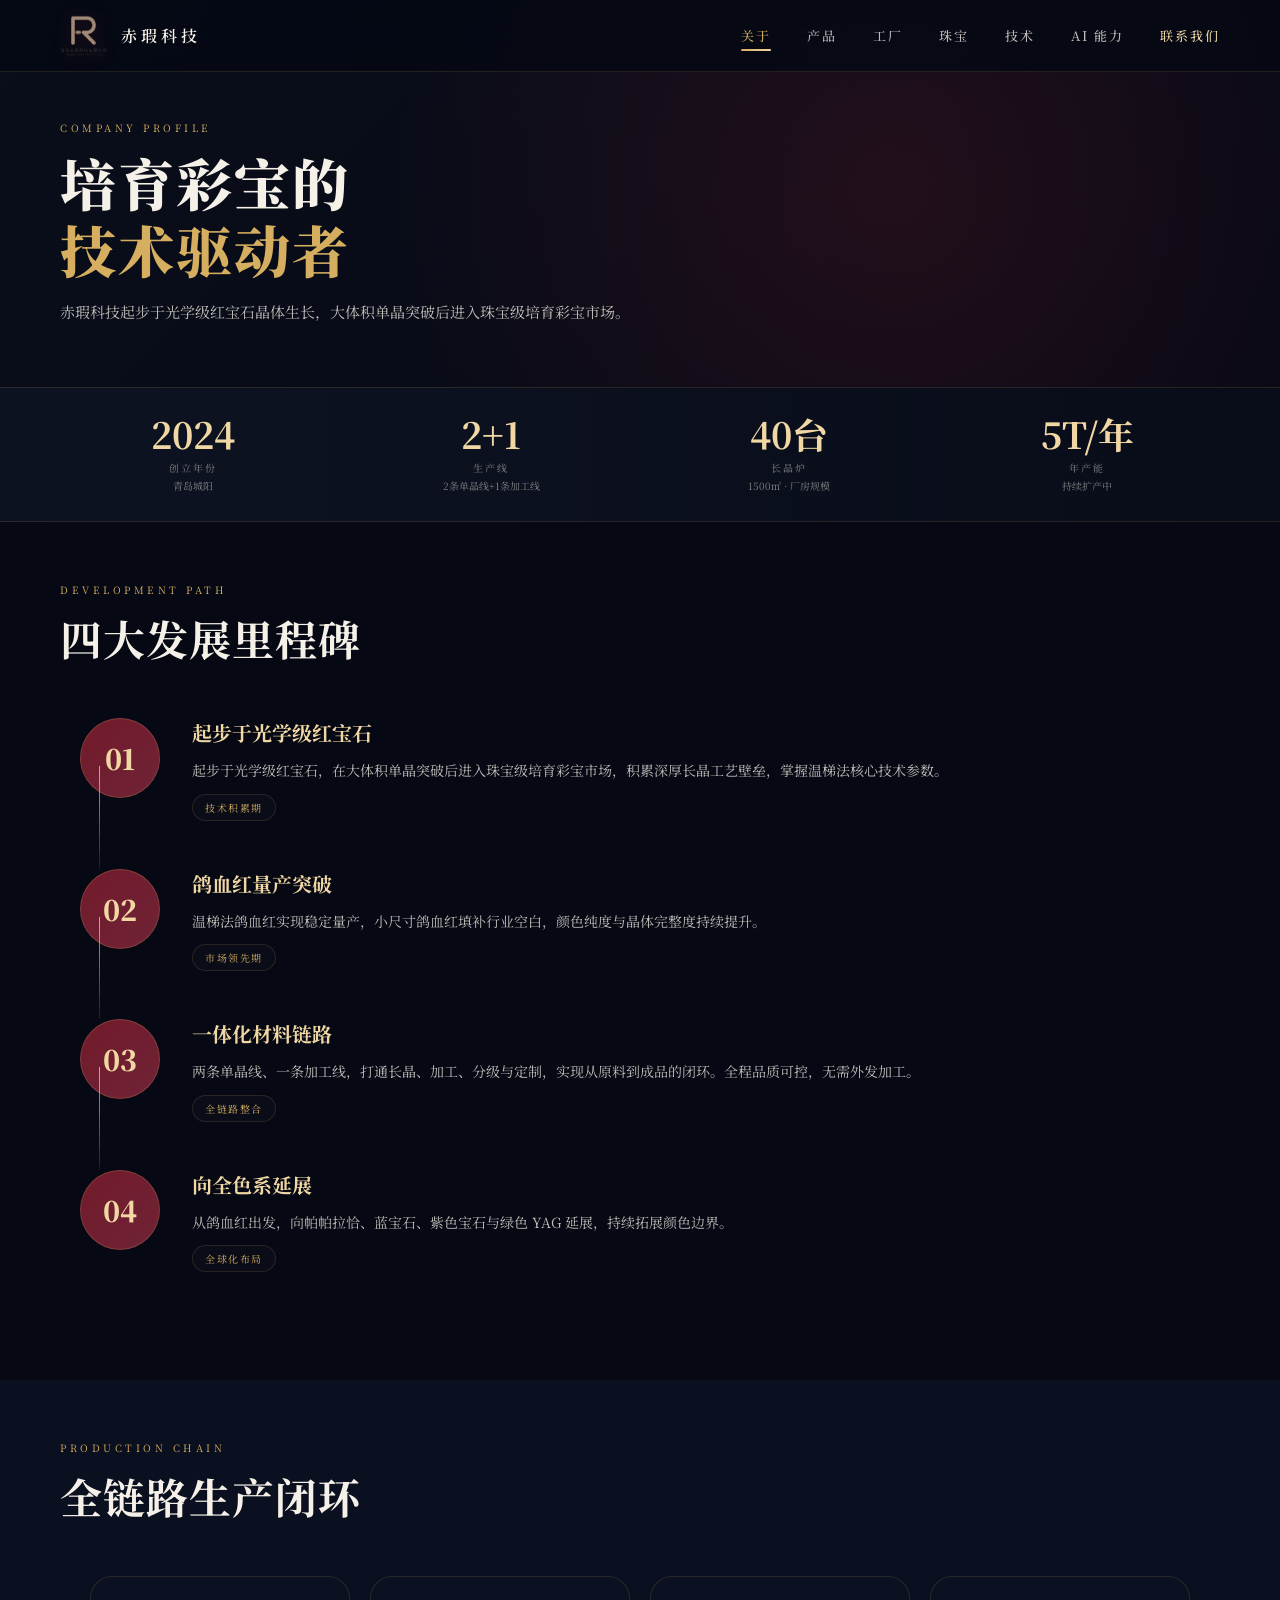
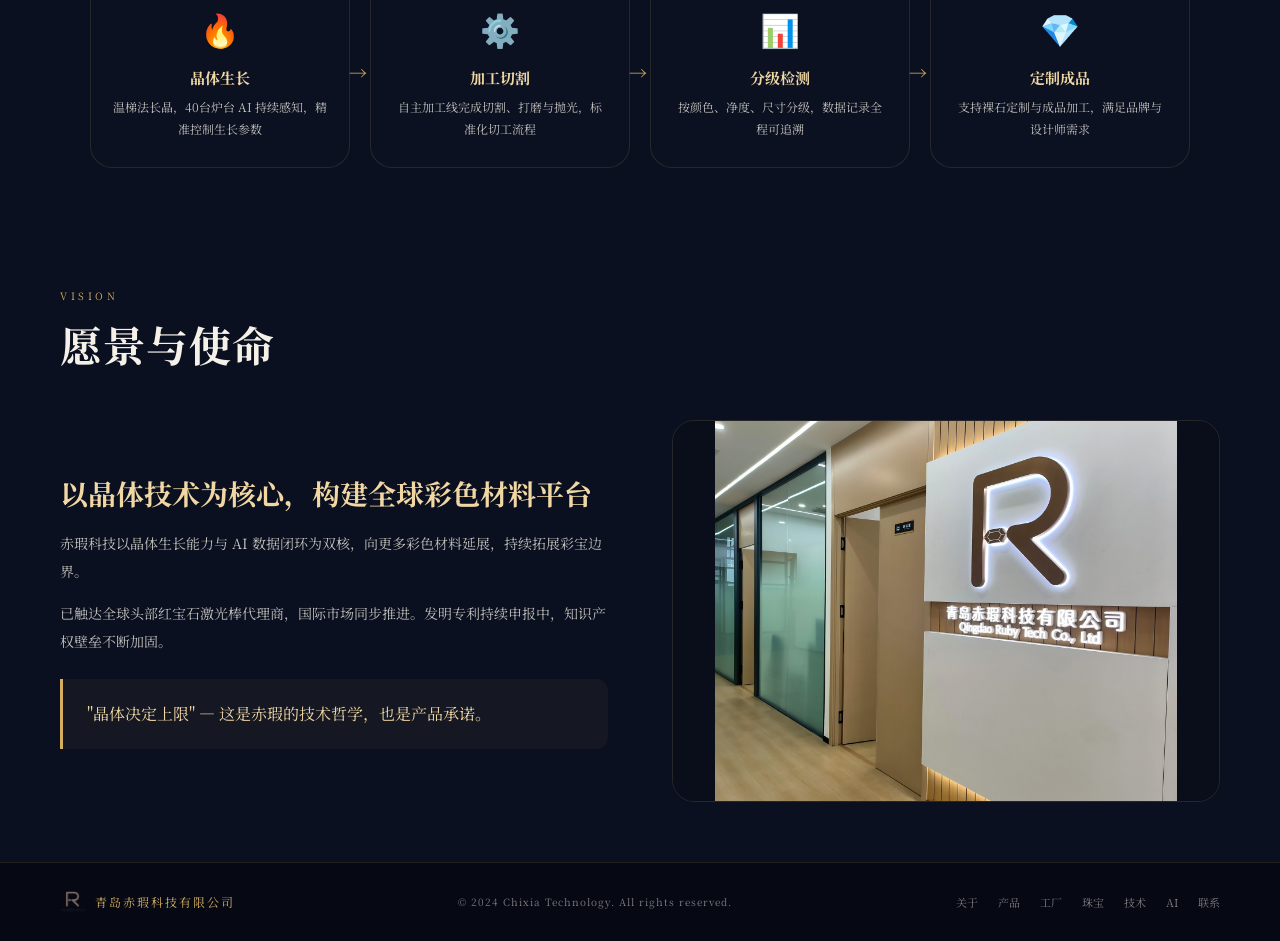
<file: pages/about.html>
<!DOCTYPE html>
<html lang="zh-CN">
<head>
<meta charset="UTF-8">
<meta name="viewport" content="width=device-width, initial-scale=1.0">
<meta name="description" content="关于赤瑕科技：专注培育彩色宝石研发与生产，技术驱动品质，引领人造宝石行业创新。">
<meta name="keywords" content="赤瑕科技,培育宝石公司,人造宝石企业,青岛宝石公司,实验室宝石厂家">
<meta name="author" content="赤瑕科技">
<meta name="robots" content="index, follow">
<title>关于赤瑕 | 青岛赤瑕科技有限公司</title>
<link rel="stylesheet" href="../css/shared.css">
<style>
  /* ── REVEAL DELAYS ── */
  .reveal-d1 { transition-delay: 0.10s; }
  .reveal-d2 { transition-delay: 0.24s; }
  .reveal-d3 { transition-delay: 0.38s; }
  .reveal-d4 { transition-delay: 0.52s; }
  .reveal-d5 { transition-delay: 0.66s; }

  /* ── PAGE HEADER ── */
  .page-header {
    padding: 120px 60px 60px;
    position: relative; overflow: hidden;
    background: linear-gradient(135deg, #0a0e1a, #060914);
  }
  .page-header::before {
    content: ""; position: absolute; inset: 0;
    background: radial-gradient(circle at 70% 50%, rgba(142,31,49,0.2) 0%, transparent 55%);
  }
  .page-header-inner { position: relative; z-index: 1; max-width: 900px; }
  .page-header h1 {
    font-family: "Noto Serif SC", serif; font-size: clamp(32px, 5vw, 56px);
    font-weight: 900; line-height: 1.2; letter-spacing: 2px; margin-bottom: 14px;
  }
  .page-header h1 em { font-style: normal; color: var(--gold); }
  .page-header p { font-size: 15px; line-height: 2; color: var(--text-2); max-width: 620px; }

  /* ── MILESTONES ── */
  .milestones { padding: 60px 60px; background: var(--bg); }
  .milestones-header { margin-bottom: 52px; }
  .milestone-list { max-width: 900px; }
  .milestone {
    display: grid; grid-template-columns: 80px 1fr; gap: 32px; margin-bottom: 48px;
    position: relative; padding-left: 20px;
  }
  .milestone::before {
    content: ""; position: absolute; left: 39px; top: 48px; bottom: -48px; width: 1px;
    background: linear-gradient(180deg, var(--gold), rgba(213,174,96,0.1));
  }
  .milestone:last-child::before { display: none; }
  .milestone-num {
    width: 80px; height: 80px; border-radius: 50%; flex-shrink: 0;
    background: linear-gradient(135deg, rgba(142,31,49,0.8), rgba(180,54,77,0.6));
    border: 1px solid rgba(213,174,96,0.2);
    display: flex; align-items: center; justify-content: center;
    font-family: "Noto Serif SC", serif; font-size: 28px; font-weight: 900;
    color: var(--gold-soft); align-self: start;
  }
  .milestone-body h3 { font-size: 20px; font-weight: 700; margin-bottom: 10px; color: var(--gold-soft); }
  .milestone-body p { font-size: 14px; line-height: 1.9; color: var(--text-2); }
  .milestone-body .milestone-tag {
    display: inline-block; margin-top: 10px; padding: 5px 12px; border-radius: 999px;
    border: 1px solid var(--line); background: rgba(255,255,255,0.02);
    font-size: 10px; letter-spacing: 1.5px; color: var(--gold); text-transform: uppercase;
  }

  /* ── FLOW SECTION ── */
  .flow-section { padding: 60px 60px; background: var(--bg-2); }
  .flow-header { margin-bottom: 52px; }
  .flow-diagram { display: grid; grid-template-columns: repeat(4,1fr); gap: 20px; max-width: 1100px; margin: 0 auto; }
  .flow-step-card {
    border-radius: var(--radius); border: 1px solid var(--line);
    background: var(--panel); padding: 28px 22px; text-align: center;
    position: relative; transition: border-color 0.3s;
  }
  .flow-step-card:hover { border-color: var(--line-2); }
  .flow-step-card::after {
    content: "→"; position: absolute; right: -18px; top: 50%; transform: translateY(-50%);
    font-size: 18px; color: var(--gold); z-index: 2;
  }
  .flow-step-card:last-child::after { display: none; }
  .flow-step-icon { font-size: 32px; margin-bottom: 16px; }
  .flow-step-title { font-size: 15px; font-weight: 700; margin-bottom: 8px; color: var(--gold-soft); }
  .flow-step-desc { font-size: 12px; line-height: 1.8; color: var(--text-2); }

  /* ── STATS SECTION ── */
  .stats-section { padding: 60px 60px; background: var(--bg); }

  /* ── VISION ── */
  .vision-section { padding: 60px 60px; background: var(--bg-2); }
  .vision-grid { display: grid; grid-template-columns: 1fr 1fr; gap: 64px; align-items: center; margin-top: 48px; }
  .vision-copy h3 { font-size: 28px; font-weight: 700; color: var(--gold-soft); margin-bottom: 16px; }
  .vision-copy p { font-size: 14px; line-height: 2; color: var(--text-2); margin-bottom: 14px; }
  .vision-copy .vision-quote {
    margin-top: 24px; padding: 20px 24px; border-left: 3px solid var(--gold);
    background: rgba(213,174,96,0.05); border-radius: 0 12px 12px 0;
    font-family: "Noto Serif SC", serif; font-size: 16px; line-height: 1.9; color: var(--gold-soft);
  }
  .vision-photo { border-radius: var(--radius); overflow: hidden; border: 1px solid var(--line); }
  .vision-photo img { width: 100%; height: 380px; object-fit: contain; object-position: center; background: #0a0e1a; }

  /* ── BRAND SHOWCASE ── */
  .brand-section { padding: 60px 60px; background: var(--bg); }
  .brand-header { margin-bottom: 48px; text-align: center; }
  .brand-grid {
    display: grid;
    grid-template-columns: repeat(4, 1fr);
    gap: 24px;
    max-width: 1100px; margin: 0 auto;
  }
  .brand-card {
    border-radius: 16px; overflow: hidden;
    border: 1px solid var(--line);
    background: var(--bg-3);
    aspect-ratio: 4/3;
    transition: all 0.4s;
  }
  .brand-card:hover {
    border-color: var(--gold);
    transform: translateY(-4px);
    box-shadow: 0 20px 40px rgba(0,0,0,0.3);
  }
  .brand-card img {
    width: 100%; height: 100%;
    object-fit: cover;
  }

  /* ── NAV ACTIVE ── */
  .nav-links a[href="about.html"] { color: var(--gold) !important; }

  /* Section headers: left-align titles and body text */
  .section-eyebrow, .section-title { text-align: left; }
  .section-lead { margin: 0; }

  @media (max-width: 1100px) {
    .page-header, .milestones, .flow-section, .stats-section, .vision-section, .brand-section { padding-left: 30px; padding-right: 30px; }
    .flow-diagram { grid-template-columns: repeat(2,1fr); }
    .flow-step-card::after { display: none; }
    .vision-grid { grid-template-columns: 1fr; }
    .brand-grid { grid-template-columns: repeat(2, 1fr); }
  }
  @media (max-width: 768px) {
    .page-header { padding: 80px 18px 40px; }
    .milestones, .flow-section, .stats-section, .vision-section { padding-left: 18px; padding-right: 18px; }
    .milestone { grid-template-columns: 56px 1fr; gap: 18px; }
    .milestone-num { width: 56px; height: 56px; font-size: 22px; }
    .flow-diagram { grid-template-columns: 1fr; }
  }
</style>
</head>
<body>

<nav id="nav">
  <a href="../index.html" class="nav-logo">
    <img src="../assets/logo.png" alt="赤瑕科技" class="nav-logo-img">
    <span class="nav-logo-text">赤瑕科技</span>
  </a>
  <div class="nav-links">
    <a href="about.html" class="active">关于</a>
    <a href="products.html">产品</a>
    <a href="factory.html">工厂</a>
    <a href="jewelry.html">珠宝</a>
    <a href="tech.html">技术</a>
    <a href="ai.html">AI 能力</a>
    <a href="contact.html" class="nav-cta">联系我们</a>
  </div>
</nav>

<!-- PAGE HEADER -->
<div class="page-header">
  <div class="page-header-inner reveal">
    <div class="section-eyebrow">Company Profile</div>
    <h1>培育彩宝的<br><em>技术驱动者</em></h1>
    <p>赤瑕科技起步于光学级红宝石晶体生长，大体积单晶突破后进入珠宝级培育彩宝市场。</p>
  </div>
</div>

<!-- STATS BAR -->
<div class="stats-bar reveal">
  <div class="stat-item"><div class="stat-num">2024</div><div class="stat-label">创立年份</div><div class="stat-desc">青岛城阳</div></div>
  <div class="stat-item"><div class="stat-num">2+1</div><div class="stat-label">生产线</div><div class="stat-desc">2条单晶线+1条加工线</div></div>
  <div class="stat-item"><div class="stat-num">40台</div><div class="stat-label">长晶炉</div><div class="stat-desc">1500㎡ · 厂房规模</div></div>
  <div class="stat-item"><div class="stat-num">5T/年</div><div class="stat-label">年产能</div><div class="stat-desc">持续扩产中</div></div>
</div>

<!-- MILESTONES -->
<section class="milestones">
  <div class="milestones-header reveal reveal-d1">
    <div class="section-eyebrow">Development Path</div>
    <h2 class="section-title">四大发展里程碑</h2>
  </div>
  <div class="milestone-list">
    <div class="milestone reveal">
      <div class="milestone-num">01</div>
      <div class="milestone-body">
        <h3>起步于光学级红宝石</h3>
        <p>起步于光学级红宝石，在大体积单晶突破后进入珠宝级培育彩宝市场，积累深厚长晶工艺壁垒，掌握温梯法核心技术参数。</p>
        <div class="milestone-tag">技术积累期</div>
      </div>
    </div>
    <div class="milestone reveal reveal-d1">
      <div class="milestone-num">02</div>
      <div class="milestone-body">
        <h3>鸽血红量产突破</h3>
        <p>温梯法鸽血红实现稳定量产，小尺寸鸽血红填补行业空白，颜色纯度与晶体完整度持续提升。</p>
        <div class="milestone-tag">市场领先期</div>
      </div>
    </div>
    <div class="milestone reveal reveal-d2">
      <div class="milestone-num">03</div>
      <div class="milestone-body">
        <h3>一体化材料链路</h3>
        <p>两条单晶线、一条加工线，打通长晶、加工、分级与定制，实现从原料到成品的闭环。全程品质可控，无需外发加工。</p>
        <div class="milestone-tag">全链路整合</div>
      </div>
    </div>
    <div class="milestone reveal reveal-d3">
      <div class="milestone-num">04</div>
      <div class="milestone-body">
        <h3>向全色系延展</h3>
        <p>从鸽血红出发，向帕帕拉恰、蓝宝石、紫色宝石与绿色 YAG 延展，持续拓展颜色边界。</p>
        <div class="milestone-tag">全球化布局</div>
      </div>
    </div>
  </div>
</section>

<!-- FLOW DIAGRAM -->
<section class="flow-section">
  <div class="flow-header reveal reveal-d1">
    <div class="section-eyebrow">Production Chain</div>
    <h2 class="section-title">全链路生产闭环</h2>
  </div>
  <div class="flow-diagram reveal">
    <div class="flow-step-card reveal">
      <div class="flow-step-icon">🔥</div>
      <div class="flow-step-title">晶体生长</div>
      <div class="flow-step-desc">温梯法长晶，40台炉台 AI 持续感知，精准控制生长参数</div>
    </div>
    <div class="flow-step-card reveal reveal-d1">
      <div class="flow-step-icon">⚙️</div>
      <div class="flow-step-title">加工切割</div>
      <div class="flow-step-desc">自主加工线完成切割、打磨与抛光，标准化切工流程</div>
    </div>
    <div class="flow-step-card reveal reveal-d2">
      <div class="flow-step-icon">📊</div>
      <div class="flow-step-title">分级检测</div>
      <div class="flow-step-desc">按颜色、净度、尺寸分级，数据记录全程可追溯</div>
    </div>
    <div class="flow-step-card reveal reveal-d3">
      <div class="flow-step-icon">💎</div>
      <div class="flow-step-title">定制成品</div>
      <div class="flow-step-desc">支持裸石定制与成品加工，满足品牌与设计师需求</div>
    </div>
  </div>
</section>

<!-- VISION -->
<section class="vision-section">
  <div class="section-eyebrow reveal reveal-d1">Vision</div>
  <h2 class="section-title reveal reveal-d2">愿景与使命</h2>
  <div class="vision-grid">
    <div class="vision-copy reveal reveal-d1">
      <h3>以晶体技术为核心，构建全球彩色材料平台</h3>
      <p>赤瑕科技以晶体生长能力与 AI 数据闭环为双核，向更多彩色材料延展，持续拓展彩宝边界。</p>
      <p>已触达全球头部红宝石激光棒代理商，国际市场同步推进。发明专利持续申报中，知识产权壁垒不断加固。</p>
      <div class="vision-quote">"晶体决定上限" — 这是赤瑕的技术哲学，也是产品承诺。</div>
    </div>
    <div class="vision-photo reveal reveal-d2">
      <img src="../assets/photo-selects/round-02/optimized/office-logo-wall.jpg" alt="赤瑕科技">
    </div>
  </div>
</section>


<footer class="reveal">
  <div class="footer-brand"><img src="../assets/logo.png" alt="赤瑕科技" class="footer-logo"><span class="footer-text">青岛赤瑕科技有限公司</span></div>
  <div class="footer-copy">© 2024 Chixia Technology. All rights reserved.</div>
  <div class="footer-links">
    <a href="about.html">关于</a><a href="products.html">产品</a><a href="factory.html">工厂</a><a href="jewelry.html">珠宝</a><a href="tech.html">技术</a><a href="ai.html">AI</a><a href="contact.html">联系</a>
  </div>
</footer>

<script>
  const nav = document.getElementById('nav');
  window.addEventListener('scroll', () => nav.classList.toggle('scrolled', scrollY > 60), { passive: true });
  const io = new IntersectionObserver(e => e.forEach(x => { if (x.isIntersecting) x.target.classList.add('vis'); }), { threshold: 0.1 });
  document.querySelectorAll('.reveal').forEach(el => io.observe(el));
</script>
</body>
</html>
</file>
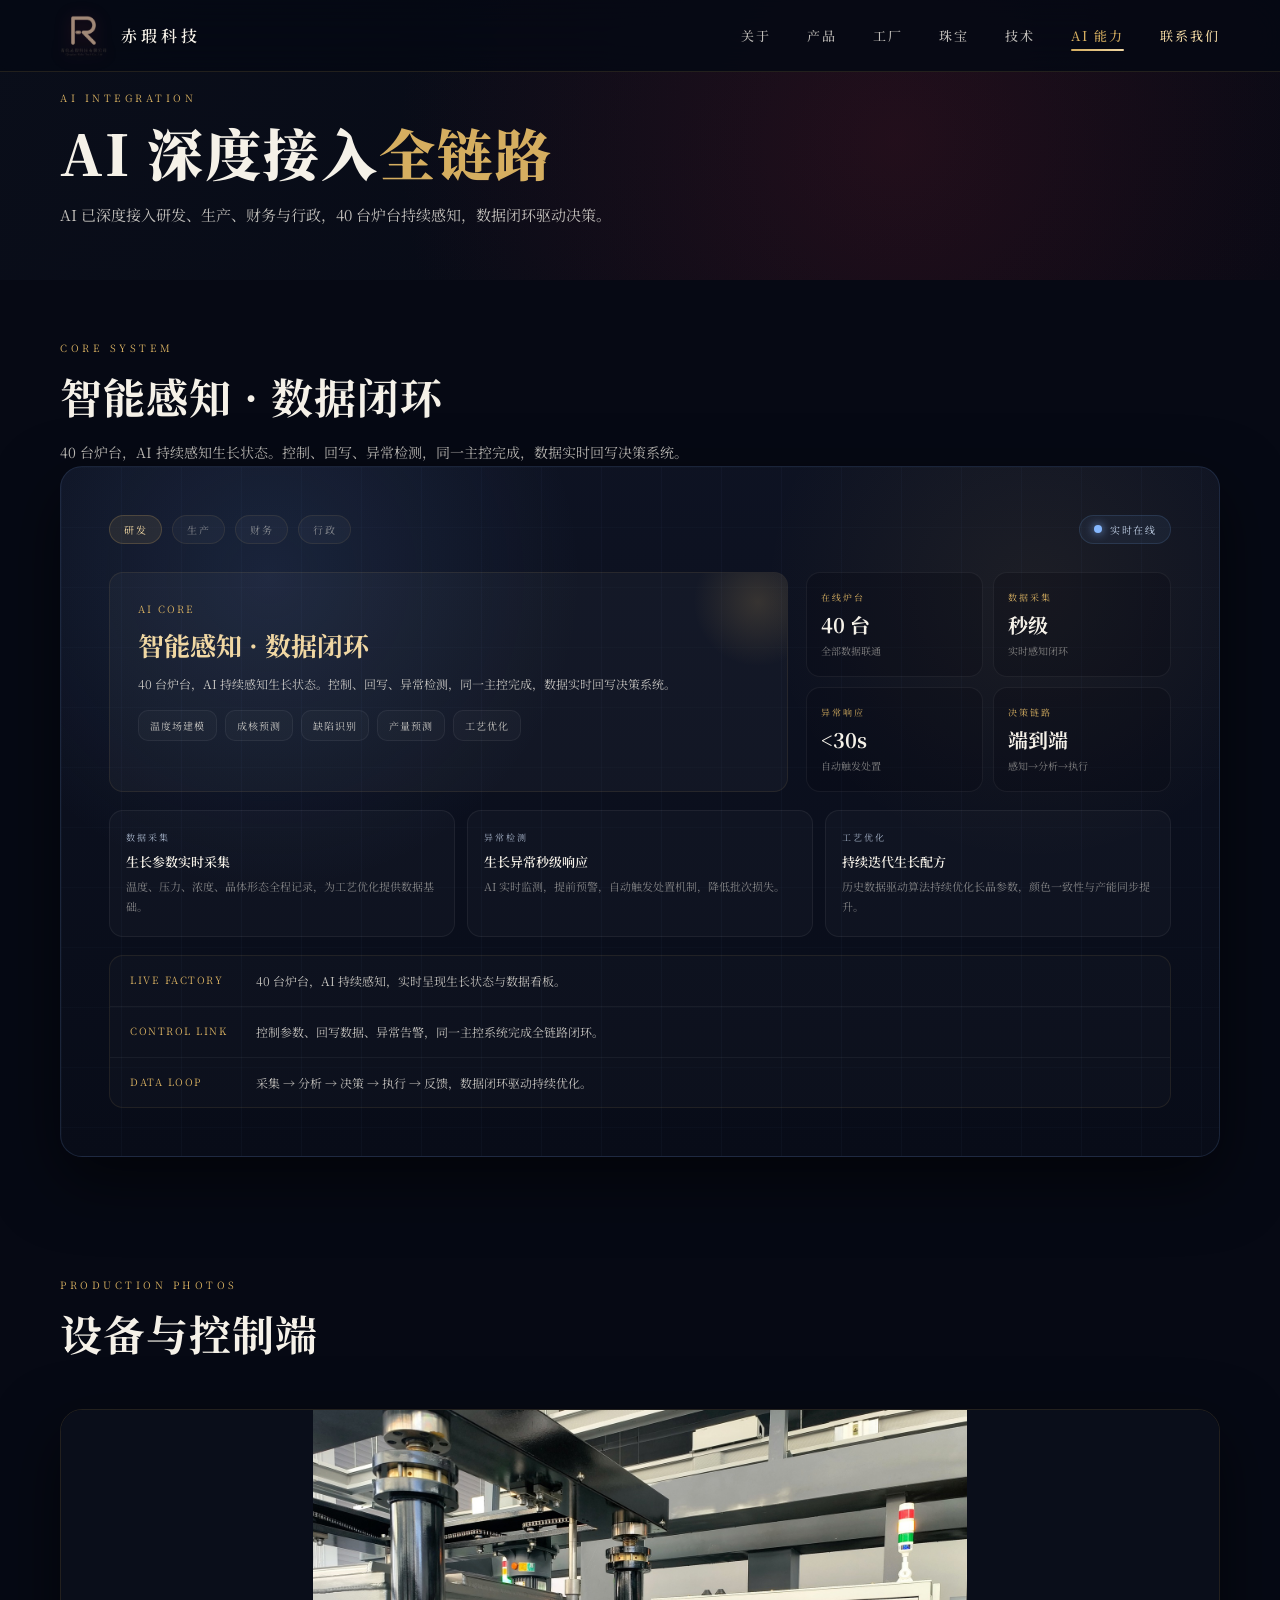
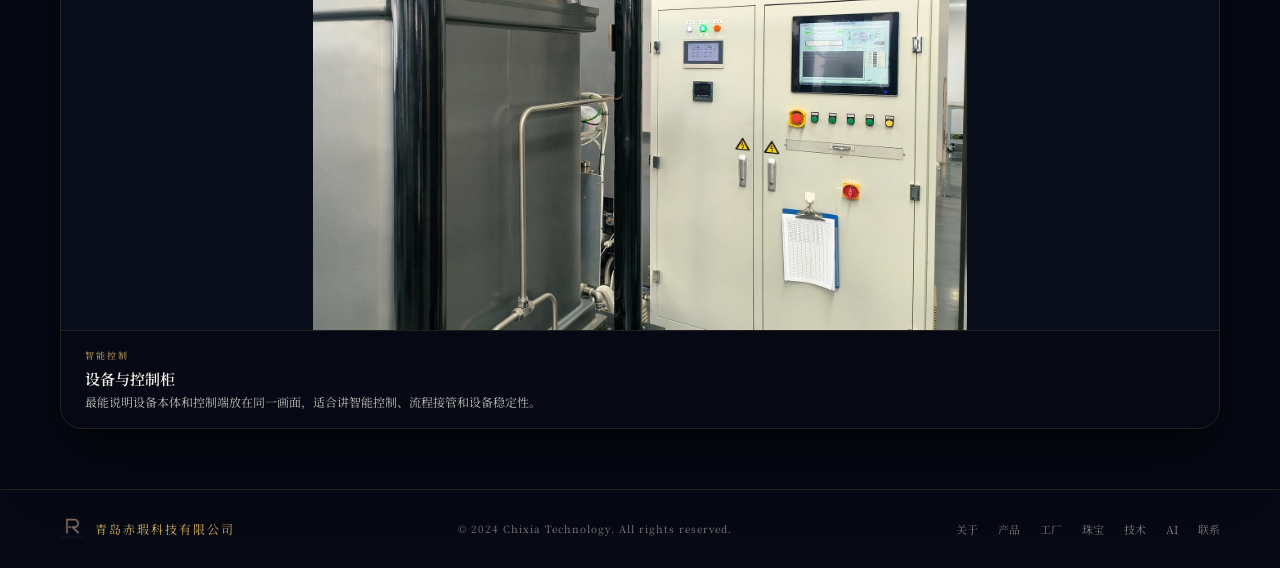
<file: pages/ai.html>
<!DOCTYPE html>
<html lang="zh-CN">
<head>
<meta charset="UTF-8">
<meta name="viewport" content="width=device-width, initial-scale=1.0">
<meta name="description" content="赤瑕科技AI能力：智能宝石设计、颜色优化、材料分析等人工智能辅助服务。">
<meta name="keywords" content="宝石AI,智能宝石设计,AI宝石分析,宝石颜色优化,人工智能宝石">
<meta name="author" content="赤瑕科技">
<meta name="robots" content="index, follow">
<title>AI 能力 | 青岛赤瑕科技有限公司</title>
<link rel="stylesheet" href="../css/shared.css">
<style>
  /* ── REVEAL DELAYS ── */
  .reveal-d1 { transition-delay: 0.10s; }
  .reveal-d2 { transition-delay: 0.24s; }
  .reveal-d3 { transition-delay: 0.38s; }
  .reveal-d4 { transition-delay: 0.52s; }
  .reveal-d5 { transition-delay: 0.66s; }

  .page-header { padding: 90px 60px 50px; position: relative; overflow: hidden; background: linear-gradient(135deg, #0a0e1a, #060914); }
  .page-header::before { content: ""; position: absolute; inset: 0; background: radial-gradient(circle at 70% 50%, rgba(142,31,49,0.2) 0%, transparent 55%); }
  .page-header-inner { position: relative; z-index: 1; }
  .page-header h1 { font-family: "Noto Serif SC", serif; font-size: clamp(32px,5vw,56px); font-weight: 900; line-height: 1.2; letter-spacing: 2px; margin-bottom: 14px; }
  .page-header h1 em { font-style: normal; color: var(--gold); }
  .page-header p { font-size: 15px; line-height: 2; color: var(--text-2); max-width: 620px; }

  /* ── AI SHELL ── */
  .ai-section { padding: 60px 60px; }
  .ai-shell {
    border-radius: var(--radius); border: 1px solid rgba(134,184,255,0.14);
    background: linear-gradient(180deg, rgba(14,19,35,0.98), rgba(8,12,24,1));
    padding: 48px; position: relative; overflow: hidden; box-shadow: var(--shadow);
  }
  .ai-shell::before {
    content: ""; position: absolute; inset: 0; pointer-events: none;
    background:
      repeating-linear-gradient(90deg, rgba(134,184,255,0.03) 0 1px, transparent 1px 60px),
      repeating-linear-gradient(180deg, rgba(134,184,255,0.02) 0 1px, transparent 1px 60px),
      radial-gradient(circle at 18% 16%, rgba(92,132,196,0.16), transparent 28%),
      radial-gradient(circle at 84% 18%, rgba(213,174,96,0.08), transparent 24%);
  }
  .ai-inner { position: relative; z-index: 1; }
  .ai-top { display: flex; align-items: center; justify-content: space-between; margin-bottom: 28px; flex-wrap: wrap; gap: 12px; }
  .ai-pills { display: flex; gap: 10px; flex-wrap: wrap; }
  .ai-pill {
    padding: 6px 14px; border-radius: 999px;
    border: 1px solid rgba(213,174,96,0.10); background: rgba(255,255,255,0.03);
    font-size: 10px; letter-spacing: 1.5px; text-transform: uppercase;
    color: var(--text-3); transition: all 0.3s;
  }
  .ai-pill.on { background: rgba(213,174,96,0.10); border-color: rgba(213,174,96,0.22); color: var(--gold-soft); }
  .ai-live {
    display: inline-flex; align-items: center; gap: 8px;
    padding: 6px 14px; border-radius: 999px;
    border: 1px solid rgba(100,148,210,0.18); background: rgba(100,148,210,0.08);
    font-size: 10px; letter-spacing: 1.5px; text-transform: uppercase;
    color: rgba(207,223,246,0.92);
  }
  .ai-live-dot {
    width: 8px; height: 8px; border-radius: 50%;
    background: #86b8ff; box-shadow: 0 0 10px rgba(134,184,255,0.9);
    animation: pulse 2s infinite;
  }
  @keyframes pulse { 0%,100%{opacity:1;transform:scale(1)} 50%{opacity:0.5;transform:scale(0.8)} }

  .ai-hero-row { display: grid; grid-template-columns: 1.3fr 0.7fr; gap: 18px; margin-bottom: 18px; }
  .ai-master {
    border-radius: var(--radius-sm); border: 1px solid rgba(213,174,96,0.10);
    background: rgba(255,255,255,0.03); padding: 28px; position: relative; overflow: hidden;
  }
  .ai-master::after {
    content: ""; position: absolute; right: -36px; top: -36px;
    width: 130px; height: 130px; border-radius: 50%;
    background: radial-gradient(circle, rgba(213,174,96,0.18), transparent 70%);
  }
  .ai-kicker { font-size: 10px; letter-spacing: 2px; text-transform: uppercase; color: var(--gold); margin-bottom: 10px; }
  .ai-master-title { font-size: 26px; font-weight: 700; color: var(--gold-soft); margin-bottom: 10px; }
  .ai-master p { font-size: 12px; line-height: 1.9; color: var(--text-2); }
  .ai-signals { display: flex; flex-wrap: wrap; gap: 8px; margin-top: 14px; }
  .ai-sig { padding: 7px 11px; border-radius: 10px; border: 1px solid rgba(255,255,255,0.06); background: rgba(255,255,255,0.025); font-size: 10px; letter-spacing: 1px; text-transform: uppercase; color: var(--text-2); }
  .ai-side-grid { display: grid; grid-template-columns: 1fr 1fr; gap: 10px; }
  .ai-side-card { border-radius: var(--radius-sm); border: 1px solid rgba(255,255,255,0.06); background: rgba(5,8,16,0.22); padding: 18px 14px; }
  .ai-side-label { font-size: 9px; letter-spacing: 2px; text-transform: uppercase; color: var(--gold); margin-bottom: 6px; }
  .ai-side-value { font-size: 20px; font-weight: 700; color: var(--text); margin-bottom: 4px; }
  .ai-side-note  { font-size: 10px; color: var(--text-3); }

  .ai-cards { display: grid; grid-template-columns: repeat(3,1fr); gap: 12px; }
  .ai-card { border-radius: var(--radius-sm); border: 1px solid rgba(255,255,255,0.06); background: rgba(255,255,255,0.025); padding: 20px 16px; }
  .ai-card-tag { font-size: 9px; letter-spacing: 2px; text-transform: uppercase; color: rgba(207,223,246,0.78); margin-bottom: 8px; }
  .ai-card-title { font-size: 13px; font-weight: 600; margin-bottom: 6px; }
  .ai-card p { font-size: 11px; line-height: 1.8; color: var(--text-3); }

  .ai-stream { margin-top: 18px; border-radius: var(--radius-sm); border: 1px solid rgba(213,174,96,0.10); background: rgba(255,255,255,0.02); overflow: hidden; }
  .ai-stream-row { display: grid; grid-template-columns: 110px 1fr; gap: 16px; padding: 14px 20px; }
  .ai-stream-row + .ai-stream-row { border-top: 1px solid rgba(255,255,255,0.05); }
  .ai-stream-label { font-size: 10px; letter-spacing: 1.5px; text-transform: uppercase; color: var(--gold); padding-top: 2px; }
  .ai-stream-text  { font-size: 12px; line-height: 1.8; color: var(--text-2); }

  /* ── CONTROL CABINET PHOTO ── */
  .cabinet-section { padding: 60px 60px; }
  .cabinet-photo { border-radius: var(--radius); overflow: hidden; border: 1px solid var(--line); box-shadow: var(--shadow); margin-top: 48px; }
  .cabinet-photo img { width: 100%; height: auto; max-height: 520px; object-fit: contain; object-position: center; background: #0a0e1a; display: block; }
  .cabinet-caption { padding: 18px 24px; border-top: 1px solid var(--line); }
  .cabinet-caption .cc-kicker { font-size: 9px; letter-spacing: 2px; text-transform: uppercase; color: var(--gold); margin-bottom: 6px; }
  .cabinet-caption .cc-title { font-size: 15px; font-weight: 600; margin-bottom: 4px; }
  .cabinet-caption .cc-desc { font-size: 12px; color: var(--text-2); }

  /* ── NAV ACTIVE ── */
  .nav-links a[href="ai.html"] { color: var(--gold) !important; }

  .section-eyebrow, .section-title { text-align: left; }
  .section-lead { margin: 0; }

  @media (max-width: 1100px) {
    .page-header, .ai-section, .cabinet-section { padding-left: 30px; padding-right: 30px; }
    .ai-hero-row { grid-template-columns: 1fr; }
    .ai-cards { grid-template-columns: 1fr 1fr; }
  }
  @media (max-width: 768px) {
    .page-header { padding: 80px 18px 40px; }
    .ai-section, .cabinet-section { padding-left: 18px; padding-right: 18px; }
    .ai-cards { grid-template-columns: 1fr; }
    .ai-side-grid { grid-template-columns: 1fr 1fr; }
  }
</style>
</head>
<body>

<nav id="nav">
  <a href="../index.html" class="nav-logo"><img src="../assets/logo.png" alt="赤瑕科技" class="nav-logo-img"><span class="nav-logo-text">赤瑕科技</span></a>
  <div class="nav-links">
    <a href="about.html">关于</a><a href="products.html">产品</a><a href="factory.html">工厂</a>
    <a href="jewelry.html">珠宝</a><a href="tech.html">技术</a><a href="ai.html" class="active">AI 能力</a>
    <a href="contact.html" class="nav-cta">联系我们</a>
  </div>
</nav>

<!-- PAGE HEADER -->
<div class="page-header">
  <div class="page-header-inner reveal">
    <div class="section-eyebrow">AI Integration</div>
    <h1>AI 深度接入<em>全链路</em></h1>
    <p>AI 已深度接入研发、生产、财务与行政，40 台炉台持续感知，数据闭环驱动决策。</p>
  </div>
</div>

<!-- AI MAIN -->
<section class="ai-section">
  <div class="section-eyebrow reveal">Core System</div>
  <h2 class="section-title reveal reveal-d1">智能感知 · 数据闭环</h2>
  <p class="section-lead reveal reveal-d2">40 台炉台，AI 持续感知生长状态。控制、回写、异常检测，同一主控完成，数据实时回写决策系统。</p>

  <div class="ai-shell reveal reveal-d2">
    <div class="ai-inner">
      <div class="ai-top">
        <div class="ai-pills">
          <div class="ai-pill on">研发</div>
          <div class="ai-pill">生产</div>
          <div class="ai-pill">财务</div>
          <div class="ai-pill">行政</div>
        </div>
        <div class="ai-live"><div class="ai-live-dot"></div>实时在线</div>
      </div>
      <div class="ai-hero-row">
        <div class="ai-master">
          <div class="ai-kicker">AI Core</div>
          <div class="ai-master-title">智能感知 · 数据闭环</div>
          <p>40 台炉台，AI 持续感知生长状态。控制、回写、异常检测，同一主控完成，数据实时回写决策系统。</p>
          <div class="ai-signals">
            <span class="ai-sig">温度场建模</span>
            <span class="ai-sig">成核预测</span>
            <span class="ai-sig">缺陷识别</span>
            <span class="ai-sig">产量预测</span>
            <span class="ai-sig">工艺优化</span>
          </div>
        </div>
        <div class="ai-side-grid">
          <div class="ai-side-card">
            <div class="ai-side-label">在线炉台</div>
            <div class="ai-side-value">40 台</div>
            <div class="ai-side-note">全部数据联通</div>
          </div>
          <div class="ai-side-card">
            <div class="ai-side-label">数据采集</div>
            <div class="ai-side-value">秒级</div>
            <div class="ai-side-note">实时感知闭环</div>
          </div>
          <div class="ai-side-card">
            <div class="ai-side-label">异常响应</div>
            <div class="ai-side-value">&lt;30s</div>
            <div class="ai-side-note">自动触发处置</div>
          </div>
          <div class="ai-side-card">
            <div class="ai-side-label">决策链路</div>
            <div class="ai-side-value">端到端</div>
            <div class="ai-side-note">感知→分析→执行</div>
          </div>
        </div>
      </div>
      <div class="ai-cards">
        <div class="ai-card">
          <div class="ai-card-tag">数据采集</div>
          <div class="ai-card-title">生长参数实时采集</div>
          <p>温度、压力、浓度、晶体形态全程记录，为工艺优化提供数据基础。</p>
        </div>
        <div class="ai-card">
          <div class="ai-card-tag">异常检测</div>
          <div class="ai-card-title">生长异常秒级响应</div>
          <p>AI 实时监测，提前预警，自动触发处置机制，降低批次损失。</p>
        </div>
        <div class="ai-card">
          <div class="ai-card-tag">工艺优化</div>
          <div class="ai-card-title">持续迭代生长配方</div>
          <p>历史数据驱动算法持续优化长晶参数，颜色一致性与产能同步提升。</p>
        </div>
      </div>
      <div class="ai-stream">
        <div class="ai-stream-row">
          <div class="ai-stream-label">Live Factory</div>
          <div class="ai-stream-text">40 台炉台，AI 持续感知，实时呈现生长状态与数据看板。</div>
        </div>
        <div class="ai-stream-row">
          <div class="ai-stream-label">Control Link</div>
          <div class="ai-stream-text">控制参数、回写数据、异常告警，同一主控系统完成全链路闭环。</div>
        </div>
        <div class="ai-stream-row">
          <div class="ai-stream-label">Data Loop</div>
          <div class="ai-stream-text">采集 → 分析 → 决策 → 执行 → 反馈，数据闭环驱动持续优化。</div>
        </div>
      </div>
    </div>
  </div>
</section>

<!-- CONTROL CABINET PHOTO -->
<section class="cabinet-section">
  <div class="section-eyebrow reveal">Production Photos</div>
  <h2 class="section-title reveal reveal-d1">设备与控制端</h2>
  <div class="cabinet-photo reveal reveal-d2">
    <img src="../assets/photo-selects/round-02/optimized/plant-control-cabinet.jpg" alt="设备与控制柜">
    <div class="cabinet-caption">
      <div class="cc-kicker">智能控制</div>
      <div class="cc-title">设备与控制柜</div>
      <div class="cc-desc">最能说明设备本体和控制端放在同一画面，适合讲智能控制、流程接管和设备稳定性。</div>
    </div>
  </div>
</section>

<footer class="reveal">
  <div class="footer-brand"><img src="../assets/logo.png" alt="赤瑕科技" class="footer-logo"><span class="footer-text">青岛赤瑕科技有限公司</span></div>
  <div class="footer-copy">© 2024 Chixia Technology. All rights reserved.</div>
  <div class="footer-links">
    <a href="about.html">关于</a><a href="products.html">产品</a><a href="factory.html">工厂</a><a href="jewelry.html">珠宝</a><a href="tech.html">技术</a><a href="ai.html">AI</a><a href="contact.html">联系</a>
  </div>
</footer>

<script>
  const nav = document.getElementById('nav');
  window.addEventListener('scroll', () => nav.classList.toggle('scrolled', scrollY > 60), { passive: true });
  const io = new IntersectionObserver(e => e.forEach(x => { if (x.isIntersecting) x.target.classList.add('vis'); }), { threshold: 0.12 });
  document.querySelectorAll('.reveal').forEach(el => io.observe(el));
</script>
</body>
</html>
</file>
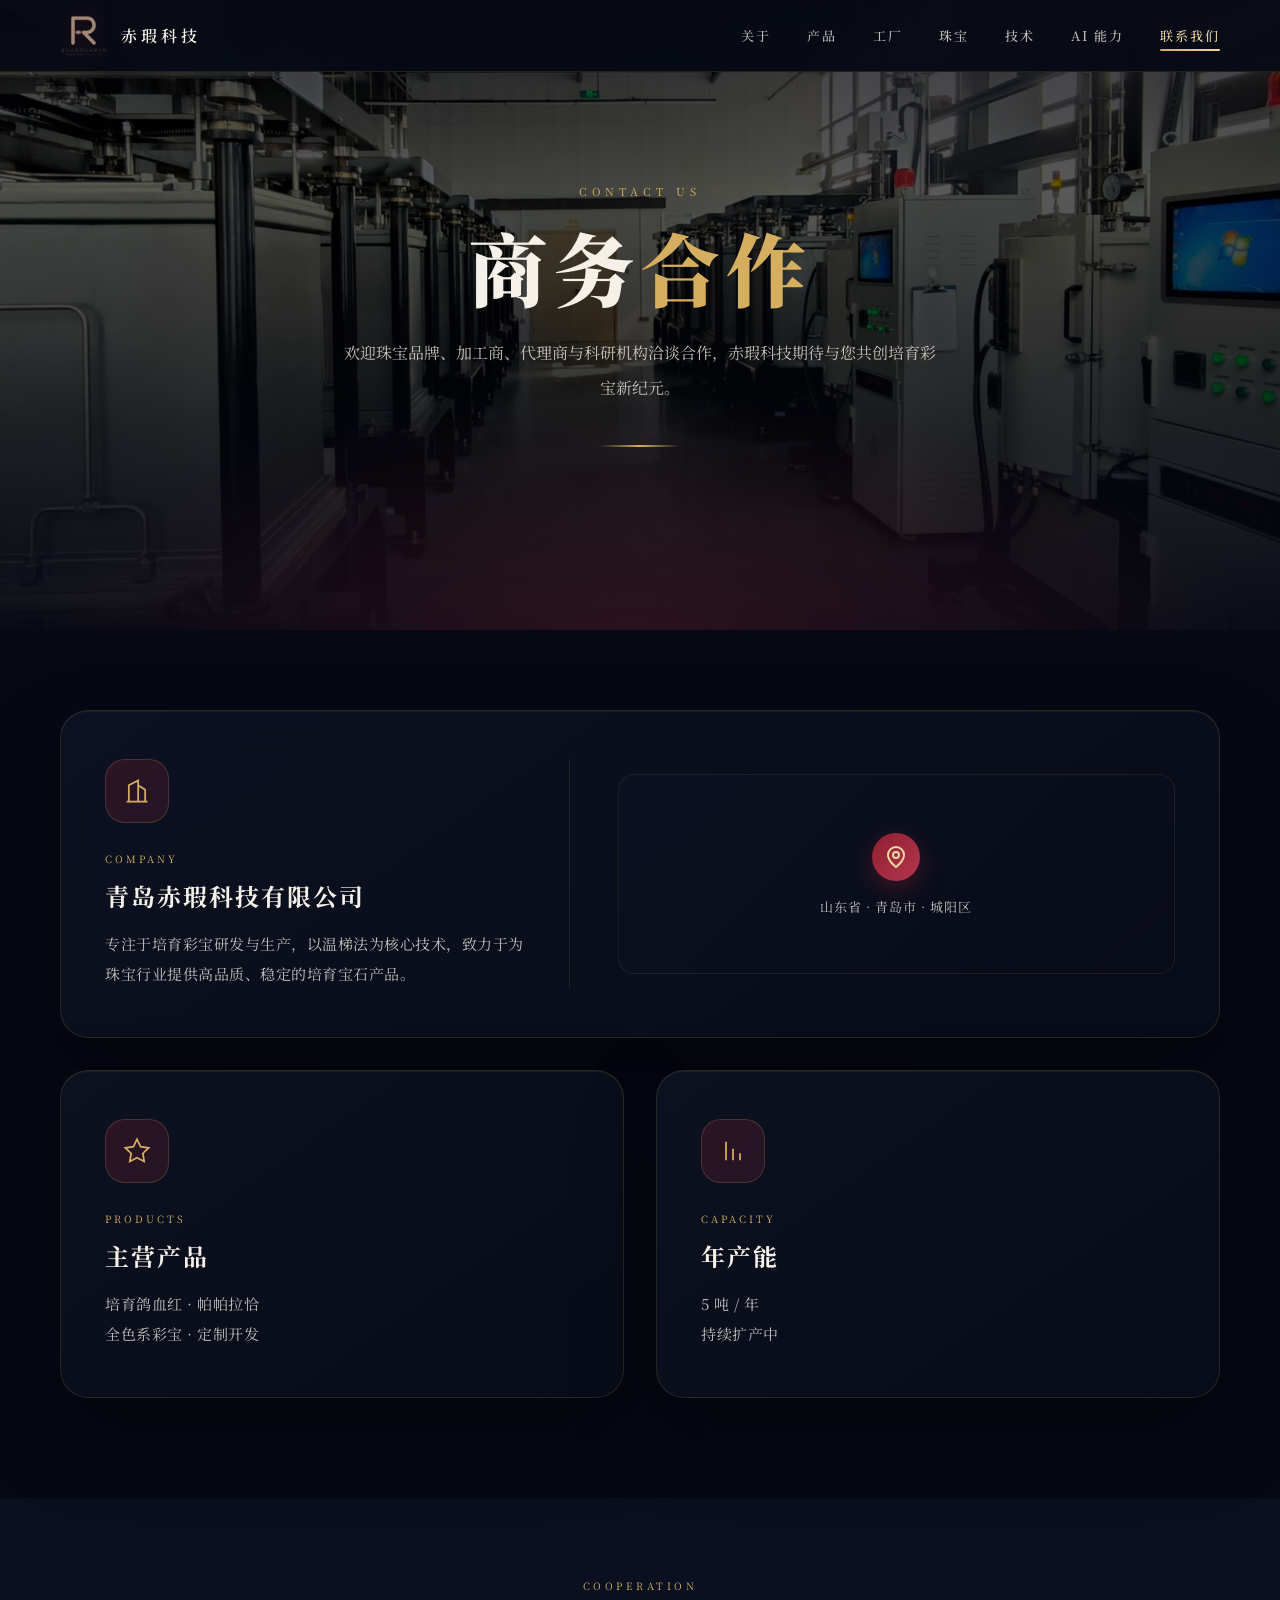
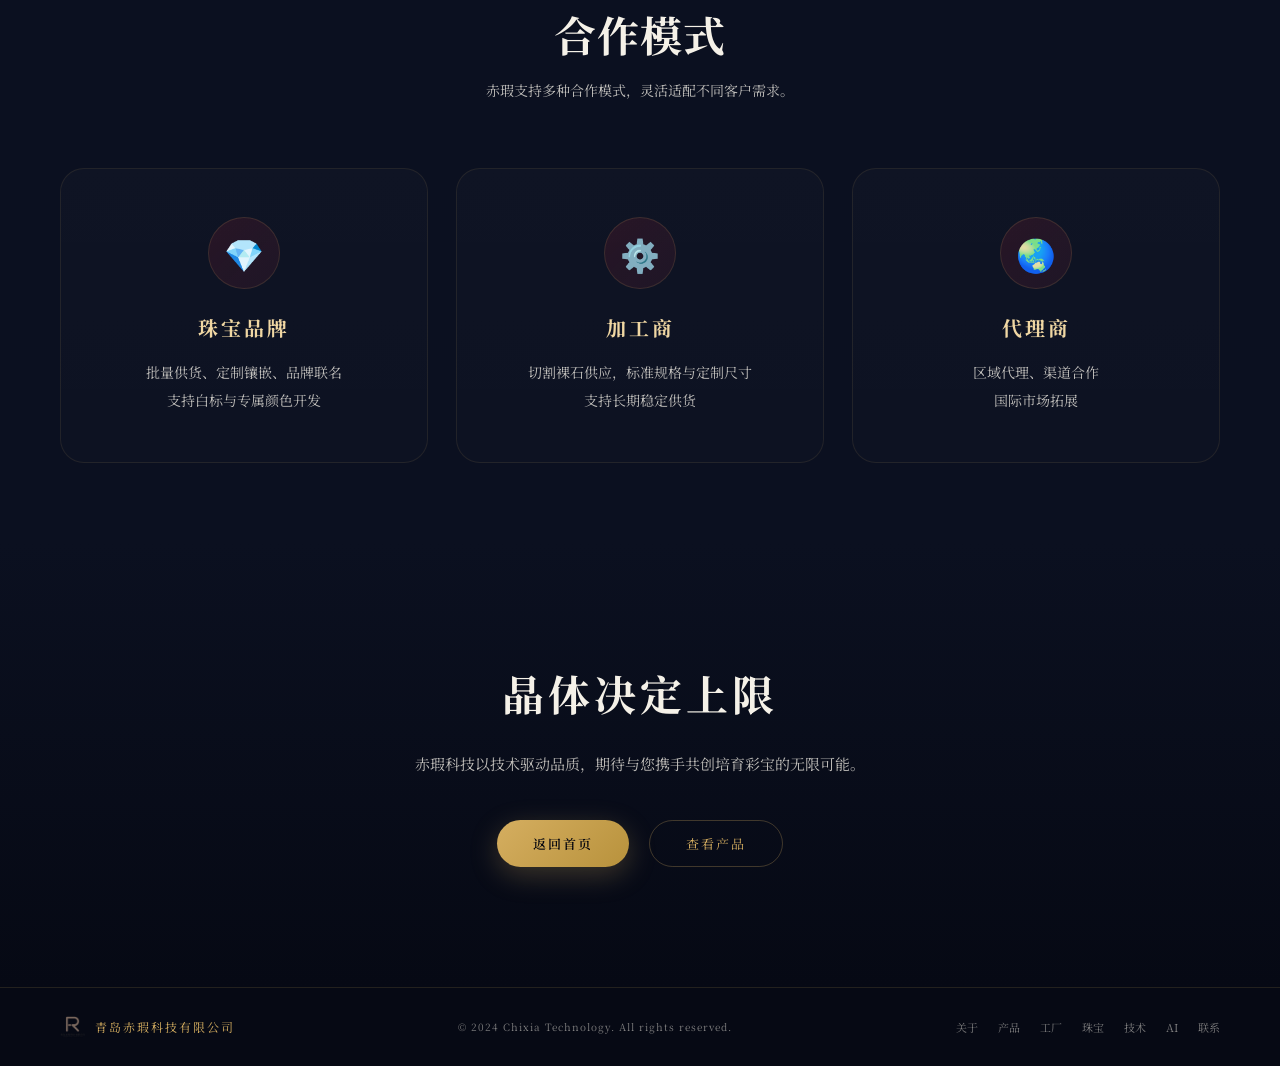
<file: pages/contact.html>
<!DOCTYPE html>
<html lang="zh-CN">
<head>
<meta charset="UTF-8">
<meta name="viewport" content="width=device-width, initial-scale=1.0">
<meta name="description" content="联系赤瑕科技：获取培育红宝石、帕帕拉恰蓝宝石等产品咨询与报价服务。">
<meta name="keywords" content="联系赤瑕科技,宝石咨询,培育宝石报价,青岛宝石公司联系方式">
<meta name="author" content="赤瑕科技">
<meta name="robots" content="index, follow">
<title>联系我们 | 青岛赤瑕科技有限公司</title>
<link rel="stylesheet" href="../css/shared.css">
<style>
  /* ── REVEAL DELAYS ── */
  .reveal-d1 { transition-delay: 0.10s; }
  .reveal-d2 { transition-delay: 0.24s; }
  .reveal-d3 { transition-delay: 0.38s; }
  .reveal-d4 { transition-delay: 0.52s; }
  .reveal-d5 { transition-delay: 0.66s; }

  /* ── HERO SECTION ── */
  .contact-hero {
    position: relative; min-height: 70vh;
    display: flex; align-items: center; justify-content: center;
    overflow: hidden;
  }
  .contact-hero-bg {
    position: absolute; inset: -10%;
    z-index: 1;
  }
  .contact-hero-bg img {
    width: 100%; height: 100%; object-fit: cover;
    filter: brightness(0.35) saturate(1.2);
  }
  .contact-hero-overlay {
    position: absolute; inset: 0;
    background: 
      radial-gradient(ellipse 80% 60% at 50% 100%, rgba(142,31,49,0.25) 0%, transparent 60%),
      linear-gradient(180deg, rgba(6,9,20,0.4) 0%, transparent 30%, rgba(6,9,20,0.9) 100%);
    z-index: 2;
  }
  
  .contact-hero-content {
    position: relative; z-index: 10;
    text-align: center; padding: 0 40px;
  }
  .contact-hero-eyebrow {
    font-size: 11px; letter-spacing: 5px; text-transform: uppercase;
    color: var(--gold); margin-bottom: 24px;
    opacity: 0; transform: translateY(20px);
    animation: fadeUp 0.8s 0.3s forwards;
  }
  .contact-hero-title {
    font-family: "Noto Serif SC", serif;
    font-size: clamp(42px, 7vw, 80px); font-weight: 900;
    line-height: 1.1; letter-spacing: 6px; margin-bottom: 24px;
    color: var(--text);
    opacity: 0; transform: translateY(30px);
    animation: fadeUp 0.8s 0.5s forwards;
  }
  .contact-hero-title em { font-style: normal; color: var(--gold); }
  .contact-hero-desc {
    font-size: 16px; line-height: 2.2; color: var(--text-2);
    max-width: 600px; margin: 0 auto 40px;
    opacity: 0; transform: translateY(20px);
    animation: fadeUp 0.8s 0.7s forwards;
  }
  .contact-hero-line {
    width: 80px; height: 2px;
    background: linear-gradient(90deg, transparent, var(--gold), transparent);
    margin: 0 auto;
    opacity: 0;
    animation: fadeIn 1s 0.9s forwards;
  }
  
  @keyframes fadeUp {
    to { opacity: 1; transform: none; }
  }
  @keyframes fadeIn {
    to { opacity: 1; }
  }

  /* ── CONTACT CARDS ── */
  .contact-section { padding: 80px 60px 100px; background: var(--bg); }
  
  .contact-grid {
    display: grid;
    grid-template-columns: repeat(2, 1fr);
    gap: 32px;
    max-width: 1200px; margin: 0 auto;
  }
  
  .contact-card {
    position: relative; overflow: hidden;
    padding: 48px 44px;
    border-radius: 28px;
    border: 1px solid rgba(213,174,96,0.15);
    background: linear-gradient(145deg, rgba(13,18,34,0.95), rgba(8,12,24,0.98));
    backdrop-filter: blur(20px);
    box-shadow: 
      0 40px 80px rgba(0,0,0,0.4),
      inset 0 1px 0 rgba(213,174,96,0.08);
    transition: all 0.5s cubic-bezier(0.25,0.46,0.45,0.94);
  }
  .contact-card:hover {
    transform: translateY(-8px);
    border-color: rgba(213,174,96,0.3);
    box-shadow: 
      0 50px 100px rgba(0,0,0,0.5),
      0 0 40px rgba(213,174,96,0.08),
      inset 0 1px 0 rgba(213,174,96,0.12);
  }
  
  .contact-card-icon {
    width: 64px; height: 64px; margin-bottom: 28px;
    border-radius: 20px;
    background: linear-gradient(135deg, rgba(142,31,49,0.25), rgba(180,54,77,0.15));
    border: 1px solid rgba(213,174,96,0.2);
    display: flex; align-items: center; justify-content: center;
    color: var(--gold);
    transition: all 0.4s;
  }
  .contact-card:hover .contact-card-icon {
    background: linear-gradient(135deg, rgba(142,31,49,0.35), rgba(180,54,77,0.25));
    border-color: var(--gold);
    transform: scale(1.05);
  }
  .contact-card-icon svg { width: 28px; height: 28px; }
  
  .contact-card-label {
    font-size: 10px; letter-spacing: 3px; text-transform: uppercase;
    color: var(--gold); margin-bottom: 12px;
  }
  .contact-card-title {
    font-family: "Noto Serif SC", serif;
    font-size: 24px; font-weight: 700; letter-spacing: 2px;
    color: var(--text); margin-bottom: 16px;
  }
  .contact-card-value {
    font-size: 15px; line-height: 2; color: var(--text-2);
    letter-spacing: 0.5px;
  }
  
  /* 大卡片样式 */
  .contact-card.large {
    grid-column: span 2;
    display: grid;
    grid-template-columns: 1fr 1.2fr;
    gap: 48px;
    align-items: center;
  }
  .contact-card.large .contact-card-left {
    padding-right: 32px;
    border-right: 1px solid rgba(213,174,96,0.12);
  }
  
  /* ── MAP PLACEHOLDER ── */
  .contact-map {
    position: relative;
    height: 200px;
    border-radius: 16px;
    overflow: hidden;
    background: linear-gradient(135deg, rgba(13,18,34,0.8), rgba(8,12,24,0.9));
    border: 1px solid rgba(213,174,96,0.1);
  }
  .contact-map-inner {
    position: absolute; inset: 0;
    display: flex; align-items: center; justify-content: center;
    flex-direction: column; gap: 16px;
  }
  .contact-map-pin {
    width: 48px; height: 48px;
    background: linear-gradient(135deg, var(--ruby), var(--ruby-2));
    border-radius: 50%;
    display: flex; align-items: center; justify-content: center;
    box-shadow: 0 8px 24px rgba(142,31,49,0.4);
    animation: pulse 2s infinite;
  }
  @keyframes pulse {
    0%, 100% { box-shadow: 0 8px 24px rgba(142,31,49,0.4); }
    50% { box-shadow: 0 8px 40px rgba(142,31,49,0.6), 0 0 20px rgba(213,174,96,0.3); }
  }
  .contact-map-pin svg { width: 24px; height: 24px; color: var(--gold-soft); }
  .contact-map-text {
    font-size: 13px; color: var(--text-2); letter-spacing: 1px;
  }

  /* ── COOPERATION ── */
  .coop-section { padding: 80px 60px; background: var(--bg-2); }
  .coop-header { text-align: center; margin-bottom: 64px; }
  
  .coop-grid {
    display: grid;
    grid-template-columns: repeat(3, 1fr);
    gap: 28px;
    max-width: 1200px; margin: 0 auto;
  }
  
  .coop-card {
    position: relative; overflow: hidden;
    padding: 48px 36px;
    border-radius: 24px;
    border: 1px solid rgba(213,174,96,0.1);
    background: linear-gradient(180deg, rgba(255,255,255,0.02), rgba(255,255,255,0.01));
    text-align: center;
    transition: all 0.4s;
  }
  .coop-card::before {
    content: "";
    position: absolute; top: 0; left: 50%; transform: translateX(-50%);
    width: 0; height: 3px;
    background: linear-gradient(90deg, transparent, var(--gold), transparent);
    transition: width 0.4s;
  }
  .coop-card:hover::before { width: 60%; }
  .coop-card:hover {
    border-color: rgba(213,174,96,0.25);
    transform: translateY(-6px);
    box-shadow: 0 30px 60px rgba(0,0,0,0.3);
  }
  
  .coop-icon {
    width: 72px; height: 72px; margin: 0 auto 24px;
    border-radius: 50%;
    background: linear-gradient(135deg, rgba(142,31,49,0.2), rgba(180,54,77,0.1));
    border: 1px solid rgba(213,174,96,0.15);
    display: flex; align-items: center; justify-content: center;
    font-size: 32px;
    transition: all 0.4s;
  }
  .coop-card:hover .coop-icon {
    background: linear-gradient(135deg, rgba(142,31,49,0.3), rgba(180,54,77,0.2));
    border-color: var(--gold);
    transform: scale(1.08);
  }
  
  .coop-card h4 {
    font-family: "Noto Serif SC", serif;
    font-size: 20px; font-weight: 700; letter-spacing: 3px;
    color: var(--gold-soft); margin-bottom: 16px;
  }
  .coop-card p {
    font-size: 14px; line-height: 2; color: var(--text-2);
  }

  /* ── CTA SECTION ── */
  .cta-section {
    padding: 120px 60px;
    background: linear-gradient(180deg, var(--bg-2), var(--bg));
    text-align: center;
  }
  .cta-title {
    font-family: "Noto Serif SC", serif;
    font-size: clamp(28px, 4vw, 42px); font-weight: 700;
    letter-spacing: 4px; color: var(--text);
    margin-bottom: 24px;
  }
  .cta-desc {
    font-size: 15px; line-height: 2.2; color: var(--text-2);
    max-width: 500px; margin: 0 auto 40px;
  }
  .cta-btns { display: flex; gap: 20px; justify-content: center; flex-wrap: wrap; }

  /* ── NAV ACTIVE ── */
  .nav-links a[href="contact.html"] { color: var(--gold-soft) !important; }

  @media (max-width: 1100px) {
    .contact-hero { min-height: 60vh; }
    .contact-section, .coop-section, .cta-section { padding-left: 30px; padding-right: 30px; }
    .contact-grid { grid-template-columns: 1fr; gap: 24px; }
    .contact-card.large { grid-column: span 1; grid-template-columns: 1fr; }
    .contact-card.large .contact-card-left { padding-right: 0; border-right: none; }
    .coop-grid { grid-template-columns: 1fr 1fr; }
  }
  @media (max-width: 768px) {
    .contact-hero { min-height: 50vh; }
    .contact-hero-content { padding: 0 20px; }
    .contact-section, .coop-section, .cta-section { padding-left: 20px; padding-right: 20px; }
    .contact-card { padding: 32px 28px; }
    .coop-grid { grid-template-columns: 1fr; }
  }
</style>
</head>
<body>

<nav id="nav">
  <a href="../index.html" class="nav-logo">
    <img src="../assets/logo.png" alt="赤瑕科技" class="nav-logo-img">
    <span class="nav-logo-text">赤瑕科技</span>
  </a>
  <div class="nav-links">
    <a href="about.html">关于</a>
    <a href="products.html">产品</a>
    <a href="factory.html">工厂</a>
    <a href="jewelry.html">珠宝</a>
    <a href="tech.html">技术</a>
    <a href="ai.html">AI 能力</a>
    <a href="contact.html" class="active nav-cta">联系我们</a>
  </div>
</nav>

<!-- HERO -->
<section class="contact-hero">
  <div class="contact-hero-bg">
    <img src="../assets/photo-selects/round-02/optimized/plant-furnace-aisle-center.jpg" alt="">
  </div>
  <div class="contact-hero-overlay"></div>
  <div class="contact-hero-content">
    <div class="contact-hero-eyebrow">Contact Us</div>
    <h1 class="contact-hero-title">商务<em>合作</em></h1>
    <p class="contact-hero-desc">欢迎珠宝品牌、加工商、代理商与科研机构洽谈合作，赤瑕科技期待与您共创培育彩宝新纪元。</p>
    <div class="contact-hero-line"></div>
  </div>
</section>

<!-- CONTACT INFO -->
<section class="contact-section">
  <div class="contact-grid">
    <!-- 大卡片：公司信息 -->
    <div class="contact-card large reveal">
      <div class="contact-card-left">
        <div class="contact-card-icon">
          <svg viewBox="0 0 24 24" fill="none" stroke="currentColor" stroke-width="1.5"><path d="M3 21h18M5 21V7l8-4v18M19 21V11l-6-4"/></svg>
        </div>
        <div class="contact-card-label">Company</div>
        <h3 class="contact-card-title">青岛赤瑕科技有限公司</h3>
        <p class="contact-card-value">专注于培育彩宝研发与生产，以温梯法为核心技术，致力于为珠宝行业提供高品质、稳定的培育宝石产品。</p>
      </div>
      <div class="contact-card-right">
        <div class="contact-map">
          <div class="contact-map-inner">
            <div class="contact-map-pin">
              <svg viewBox="0 0 24 24" fill="none" stroke="currentColor" stroke-width="2"><path d="M12 22C12 22 20 16 20 10C20 5.58172 16.4183 2 12 2C7.58172 2 4 5.58172 4 10C4 16 12 22 12 22Z"/><circle cx="12" cy="10" r="3"/></svg>
            </div>
            <span class="contact-map-text">山东省 · 青岛市 · 城阳区</span>
          </div>
        </div>
      </div>
    </div>
    
    <!-- 产品 -->
    <div class="contact-card reveal">
      <div class="contact-card-icon">
        <svg viewBox="0 0 24 24" fill="none" stroke="currentColor" stroke-width="1.5"><polygon points="12 2 15.09 8.26 22 9.27 17 14.14 18.18 21.02 12 17.77 5.82 21.02 7 14.14 2 9.27 8.91 8.26 12 2"/></svg>
      </div>
      <div class="contact-card-label">Products</div>
      <h3 class="contact-card-title">主营产品</h3>
      <p class="contact-card-value">培育鸽血红 · 帕帕拉恰<br>全色系彩宝 · 定制开发</p>
    </div>
    
    <!-- 产能 -->
    <div class="contact-card reveal">
      <div class="contact-card-icon">
        <svg viewBox="0 0 24 24" fill="none" stroke="currentColor" stroke-width="1.5"><path d="M12 20V10M6 20V4M18 20V14"/></svg>
      </div>
      <div class="contact-card-label">Capacity</div>
      <h3 class="contact-card-title">年产能</h3>
      <p class="contact-card-value">5 吨 / 年<br>持续扩产中</p>
    </div>
  </div>
</section>

<!-- COOPERATION -->
<section class="coop-section">
  <div class="coop-header reveal reveal-d1">
    <div class="section-eyebrow">Cooperation</div>
    <h2 class="section-title">合作模式</h2>
    <p class="section-lead">赤瑕支持多种合作模式，灵活适配不同客户需求。</p>
  </div>
  <div class="coop-grid reveal">
    <div class="coop-card">
      <div class="coop-icon">💎</div>
      <h4>珠宝品牌</h4>
      <p>批量供货、定制镶嵌、品牌联名<br>支持白标与专属颜色开发</p>
    </div>
    <div class="coop-card">
      <div class="coop-icon">⚙️</div>
      <h4>加工商</h4>
      <p>切割裸石供应，标准规格与定制尺寸<br>支持长期稳定供货</p>
    </div>
    <div class="coop-card">
      <div class="coop-icon">🌏</div>
      <h4>代理商</h4>
      <p>区域代理、渠道合作<br>国际市场拓展</p>
    </div>
  </div>
</section>

<!-- CTA -->
<section class="cta-section">
  <h3 class="cta-title reveal">晶体决定上限</h3>
  <p class="cta-desc reveal reveal-d1">赤瑕科技以技术驱动品质，期待与您携手共创培育彩宝的无限可能。</p>
  <div class="cta-btns reveal reveal-d2">
    <a href="../index.html" class="btn-primary">返回首页</a>
    <a href="products.html" class="btn-ghost">查看产品</a>
  </div>
</section>

<footer class="reveal">
  <div class="footer-brand"><img src="../assets/logo.png" alt="赤瑕科技" class="footer-logo"><span class="footer-text">青岛赤瑕科技有限公司</span></div>
  <div class="footer-copy">© 2024 Chixia Technology. All rights reserved.</div>
  <div class="footer-links">
    <a href="about.html">关于</a><a href="products.html">产品</a><a href="factory.html">工厂</a>
    <a href="jewelry.html">珠宝</a><a href="tech.html">技术</a><a href="ai.html">AI</a><a href="contact.html">联系</a>
  </div>
</footer>

<script>
  const nav = document.getElementById('nav');
  window.addEventListener('scroll', () => nav.classList.toggle('scrolled', scrollY > 60), { passive: true });
  const io = new IntersectionObserver(e => e.forEach(x => { if (x.isIntersecting) x.target.classList.add('vis'); }), { threshold: 0.12 });
  document.querySelectorAll('.reveal').forEach(el => io.observe(el));
</script>
</body>
</html>
</file>
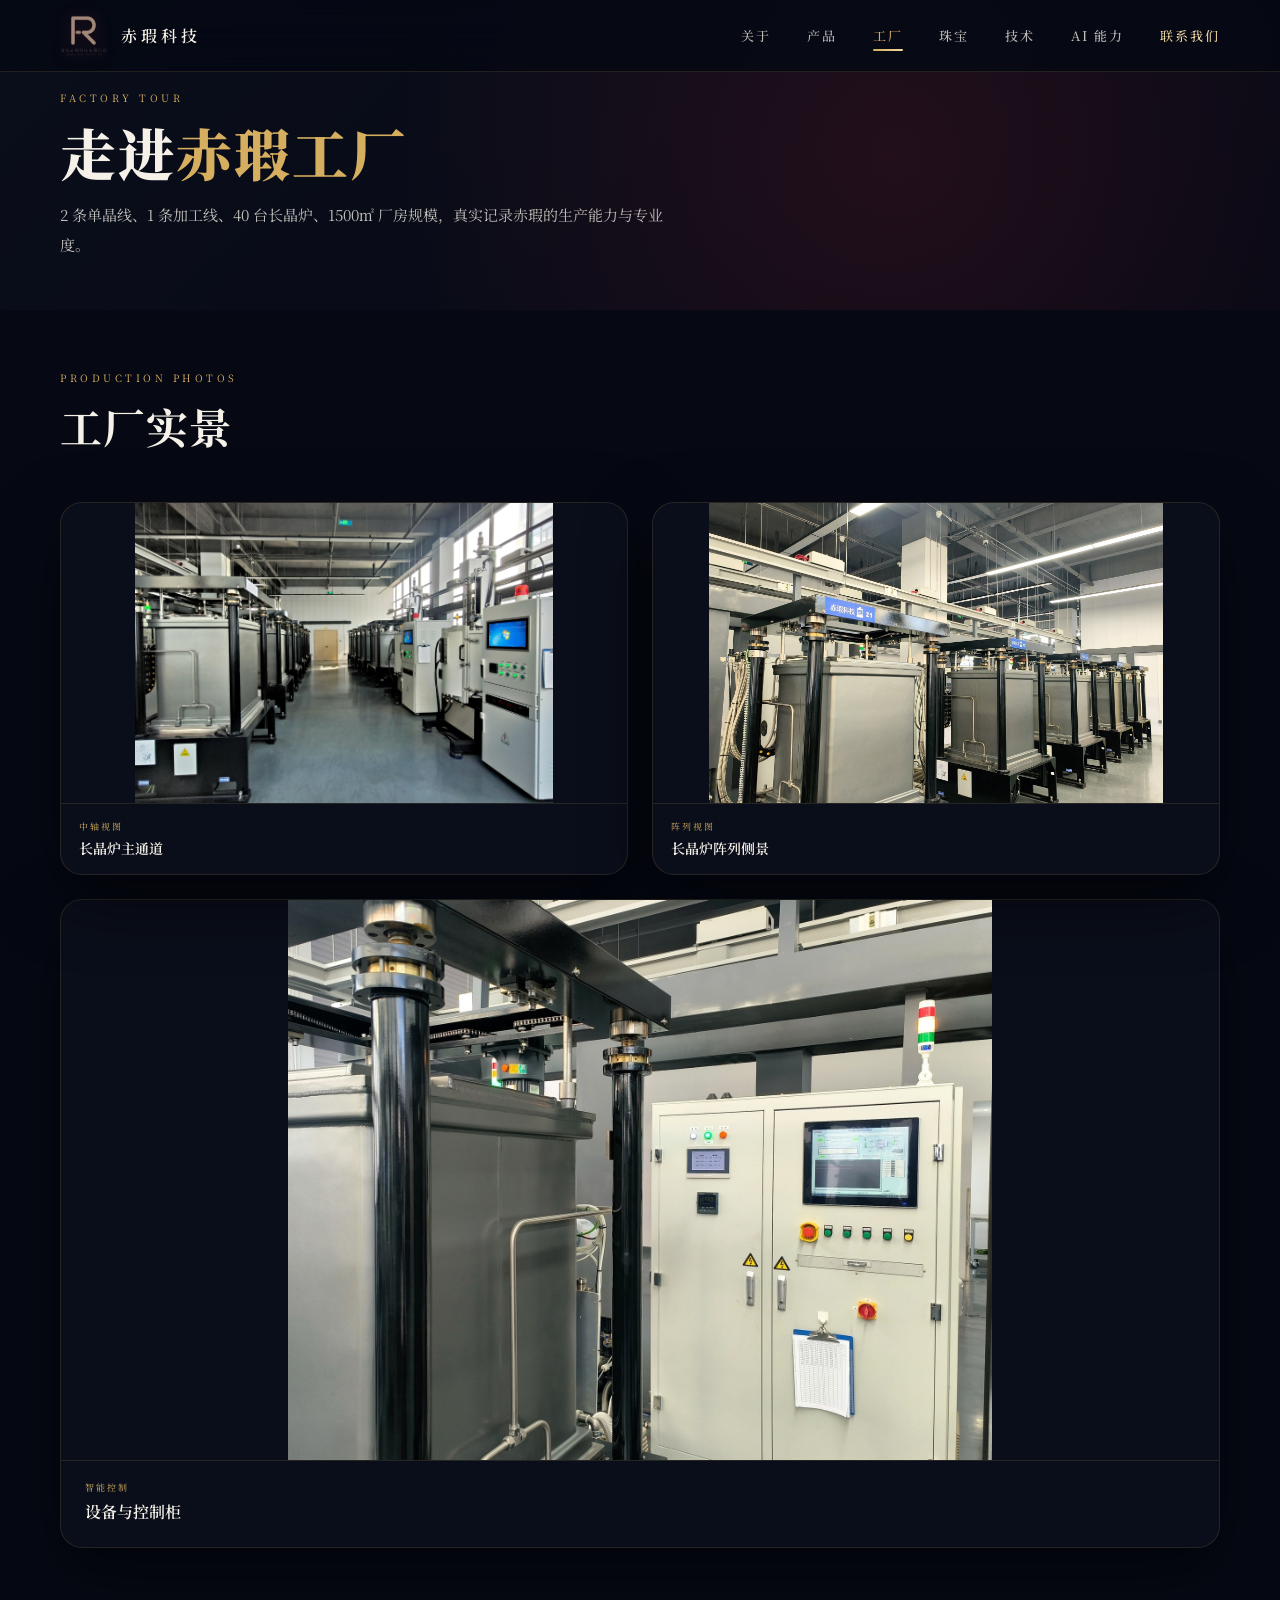
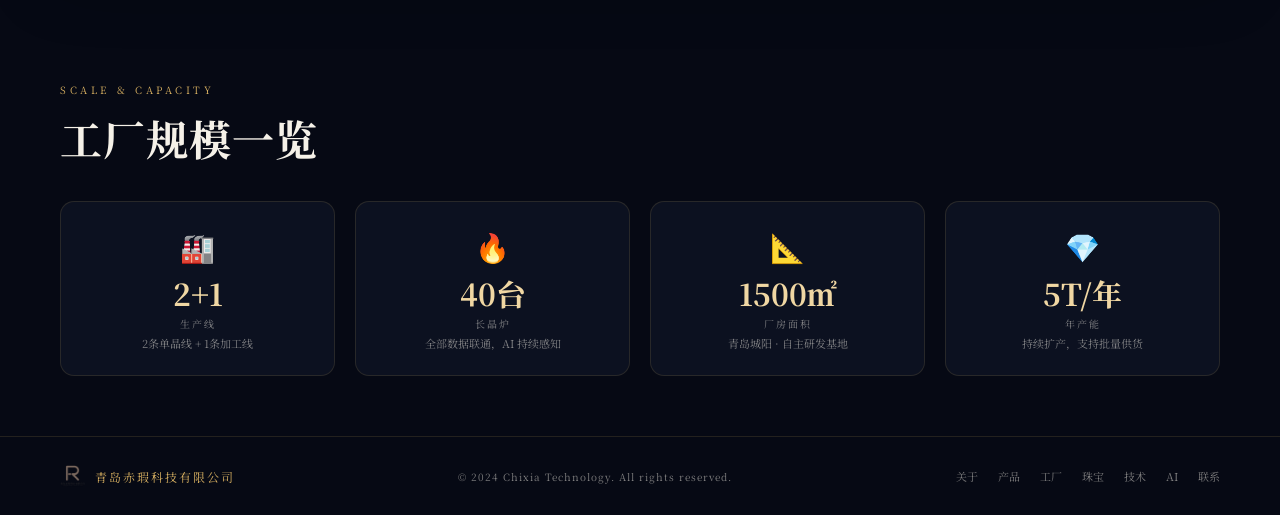
<file: pages/factory.html>
<!DOCTYPE html>
<html lang="zh-CN">
<head>
<meta charset="UTF-8">
<meta name="viewport" content="width=device-width, initial-scale=1.0">
<meta name="description" content="赤瑕科技工厂一览：现代化宝石培育生产线，先进设备与严格质量控制。">
<meta name="keywords" content="宝石工厂,培育宝石生产线,宝石生产设备,青岛宝石厂家">
<meta name="author" content="赤瑕科技">
<meta name="robots" content="index, follow">
<title>工厂一览 | 青岛赤瑕科技有限公司</title>
<link rel="stylesheet" href="../css/shared.css">
<style>
  /* ── REVEAL DELAYS ── */
  .reveal-d1 { transition-delay: 0.10s; }
  .reveal-d2 { transition-delay: 0.24s; }
  .reveal-d3 { transition-delay: 0.38s; }
  .reveal-d4 { transition-delay: 0.52s; }
  .reveal-d5 { transition-delay: 0.66s; }

  .page-header {
    padding: 90px 60px 50px; position: relative; overflow: hidden;
    background: linear-gradient(135deg, #0a0e1a, #060914);
  }
  .page-header::before { content: ""; position: absolute; inset: 0; background: radial-gradient(circle at 70% 50%, rgba(142,31,49,0.2) 0%, transparent 55%); }
  .page-header-inner { position: relative; z-index: 1; }
  .page-header h1 { font-family: "Noto Serif SC", serif; font-size: clamp(32px,5vw,56px); font-weight: 900; line-height: 1.2; letter-spacing: 2px; margin-bottom: 14px; }
  .page-header h1 em { font-style: normal; color: var(--gold); }
  .page-header p { font-size: 15px; line-height: 2; color: var(--text-2); max-width: 620px; }

  /* ── PHOTO GALLERY ── */
  .gallery { padding: 60px 60px; }
  .gallery-header { margin-bottom: 48px; }
  .gallery-header .section-lead { margin: 0; }

  .photo-full {
    border-radius: var(--radius); overflow: hidden; border: 1px solid var(--line);
    background: #0a0e1a; box-shadow: var(--shadow); margin-bottom: 24px;
  }
  .photo-full img {
    width: 100%; height: auto; max-height: 560px;
    object-fit: contain; object-position: center; display: block;
  }
  .photo-full .photo-body { padding: 20px 24px; border-top: 1px solid var(--line); }
  .photo-full .photo-kicker { font-size: 9px; letter-spacing: 2px; text-transform: uppercase; color: var(--gold); margin-bottom: 6px; }
  .photo-full .photo-title { font-size: 16px; font-weight: 600; margin-bottom: 4px; }
  .photo-full .photo-desc { font-size: 12px; color: var(--text-2); }

  .photo-grid { display: grid; grid-template-columns: 1fr 1fr; gap: 24px; margin-bottom: 24px; }
  .photo-grid-item {
    border-radius: var(--radius); overflow: hidden; border: 1px solid var(--line);
    background: #0a0e1a; box-shadow: var(--shadow);
  }
  .photo-grid-item img {
    width: 100%; height: 300px; object-fit: contain; object-position: center; display: block;
  }
  .photo-grid-item .photo-body { padding: 16px 18px; border-top: 1px solid var(--line); }
  .photo-grid-item .photo-kicker { font-size: 9px; letter-spacing: 2px; text-transform: uppercase; color: var(--gold); margin-bottom: 5px; }
  .photo-grid-item .photo-title { font-size: 14px; font-weight: 600; }
  .photo-grid-item .photo-desc { font-size: 11px; color: var(--text-2); margin-top: 4px; }

  /* Factory stats */
  .factory-stats { padding: 50px 60px 60px; }
  .factory-stats-grid { display: grid; grid-template-columns: repeat(4,1fr); gap: 20px; margin-top: 36px; }
  .factory-stat-card {
    padding: 24px 18px; border-radius: var(--radius-sm); border: 1px solid var(--line);
    background: var(--panel); text-align: center;
  }
  .factory-stat-card .fs-icon { font-size: 28px; margin-bottom: 12px; }
  .factory-stat-card .fs-num { font-family: "Noto Serif SC", serif; font-size: 30px; font-weight: 700; color: var(--gold-soft); line-height: 1; margin-bottom: 8px; }
  .factory-stat-card .fs-label { font-size: 10px; letter-spacing: 2px; text-transform: uppercase; color: var(--text-3); }
  .factory-stat-card .fs-desc { font-size: 11px; color: var(--text-3); margin-top: 4px; }

  /* ── NAV ACTIVE ── */
  .nav-links a[href="factory.html"] { color: var(--gold) !important; }

  @media (max-width: 1100px) {
    .page-header, .gallery, .factory-stats { padding-left: 30px; padding-right: 30px; }
    .photo-grid { grid-template-columns: 1fr; }
    .factory-stats-grid { grid-template-columns: repeat(2,1fr); }
  }
  @media (max-width: 768px) {
    .page-header { padding: 80px 18px 40px; }
    .gallery, .factory-stats { padding-left: 18px; padding-right: 18px; }
    .factory-stats-grid { grid-template-columns: 1fr 1fr; }
  }
</style>
</head>
<body>

<nav id="nav">
  <a href="../index.html" class="nav-logo"><img src="../assets/logo.png" alt="赤瑕科技" class="nav-logo-img"><span class="nav-logo-text">赤瑕科技</span></a>
  <div class="nav-links">
    <a href="about.html">关于</a><a href="products.html">产品</a><a href="factory.html" class="active">工厂</a>
    <a href="jewelry.html">珠宝</a><a href="tech.html">技术</a><a href="ai.html">AI 能力</a>
    <a href="contact.html" class="nav-cta">联系我们</a>
  </div>
</nav>

<!-- PAGE HEADER -->
<div class="page-header">
  <div class="page-header-inner reveal">
    <div class="section-eyebrow">Factory Tour</div>
    <h1>走进<em>赤瑕工厂</em></h1>
    <p>2 条单晶线、1 条加工线、40 台长晶炉、1500㎡ 厂房规模，真实记录赤瑕的生产能力与专业度。</p>
  </div>
</div>

<!-- GALLERY -->
<section class="gallery">
  <div class="gallery-header reveal reveal-d1">
    <div class="section-eyebrow">Production Photos</div>
    <h2 class="section-title">工厂实景</h2>
  </div>

  <div class="photo-grid">
    <div class="photo-grid-item reveal">
      <img src="../assets/photo-selects/round-02/optimized/plant-furnace-aisle-center.jpg" alt="长晶炉主通道">
      <div class="photo-body">
        <div class="photo-kicker">中轴视图</div>
        <div class="photo-title">长晶炉主通道</div>
      </div>
    </div>
    <div class="photo-grid-item reveal reveal-d1">
      <img src="../assets/photo-selects/round-02/optimized/plant-furnace-row.jpg" alt="长晶炉阵列">
      <div class="photo-body">
        <div class="photo-kicker">阵列视图</div>
        <div class="photo-title">长晶炉阵列侧景</div>
      </div>
    </div>
  </div>

  <div class="photo-full reveal reveal-d1">
    <img src="../assets/photo-selects/round-02/optimized/plant-control-cabinet.jpg" alt="设备与控制柜">
    <div class="photo-body">
      <div class="photo-kicker">智能控制</div>
      <div class="photo-title">设备与控制柜</div>
    </div>
  </div>
</section>

<!-- FACTORY STATS -->
<section class="factory-stats">
  <div class="section-eyebrow reveal reveal-d1">Scale & Capacity</div>
  <h2 class="section-title reveal reveal-d2">工厂规模一览</h2>
  <div class="factory-stats-grid">
    <div class="factory-stat-card reveal">
      <div class="fs-icon">🏭</div>
      <div class="fs-num">2+1</div>
      <div class="fs-label">生产线</div>
      <div class="fs-desc">2条单晶线 + 1条加工线</div>
    </div>
    <div class="factory-stat-card reveal reveal-d1">
      <div class="fs-icon">🔥</div>
      <div class="fs-num">40台</div>
      <div class="fs-label">长晶炉</div>
      <div class="fs-desc">全部数据联通，AI 持续感知</div>
    </div>
    <div class="factory-stat-card reveal reveal-d2">
      <div class="fs-icon">📐</div>
      <div class="fs-num">1500㎡</div>
      <div class="fs-label">厂房面积</div>
      <div class="fs-desc">青岛城阳 · 自主研发基地</div>
    </div>
    <div class="factory-stat-card reveal reveal-d3">
      <div class="fs-icon">💎</div>
      <div class="fs-num">5T/年</div>
      <div class="fs-label">年产能</div>
      <div class="fs-desc">持续扩产，支持批量供货</div>
    </div>
  </div>
</section>

<footer class="reveal">
  <div class="footer-brand"><img src="../assets/logo.png" alt="赤瑕科技" class="footer-logo"><span class="footer-text">青岛赤瑕科技有限公司</span></div>
  <div class="footer-copy">© 2024 Chixia Technology. All rights reserved.</div>
  <div class="footer-links">
    <a href="about.html">关于</a><a href="products.html">产品</a><a href="factory.html">工厂</a><a href="jewelry.html">珠宝</a><a href="tech.html">技术</a><a href="ai.html">AI</a><a href="contact.html">联系</a>
  </div>
</footer>

<script>
  const nav = document.getElementById('nav');
  window.addEventListener('scroll', () => nav.classList.toggle('scrolled', scrollY > 60), { passive: true });
  const io = new IntersectionObserver(e => e.forEach(x => { if (x.isIntersecting) x.target.classList.add('vis'); }), { threshold: 0.12 });
  document.querySelectorAll('.reveal').forEach(el => io.observe(el));
</script>
</body>
</html>
</file>
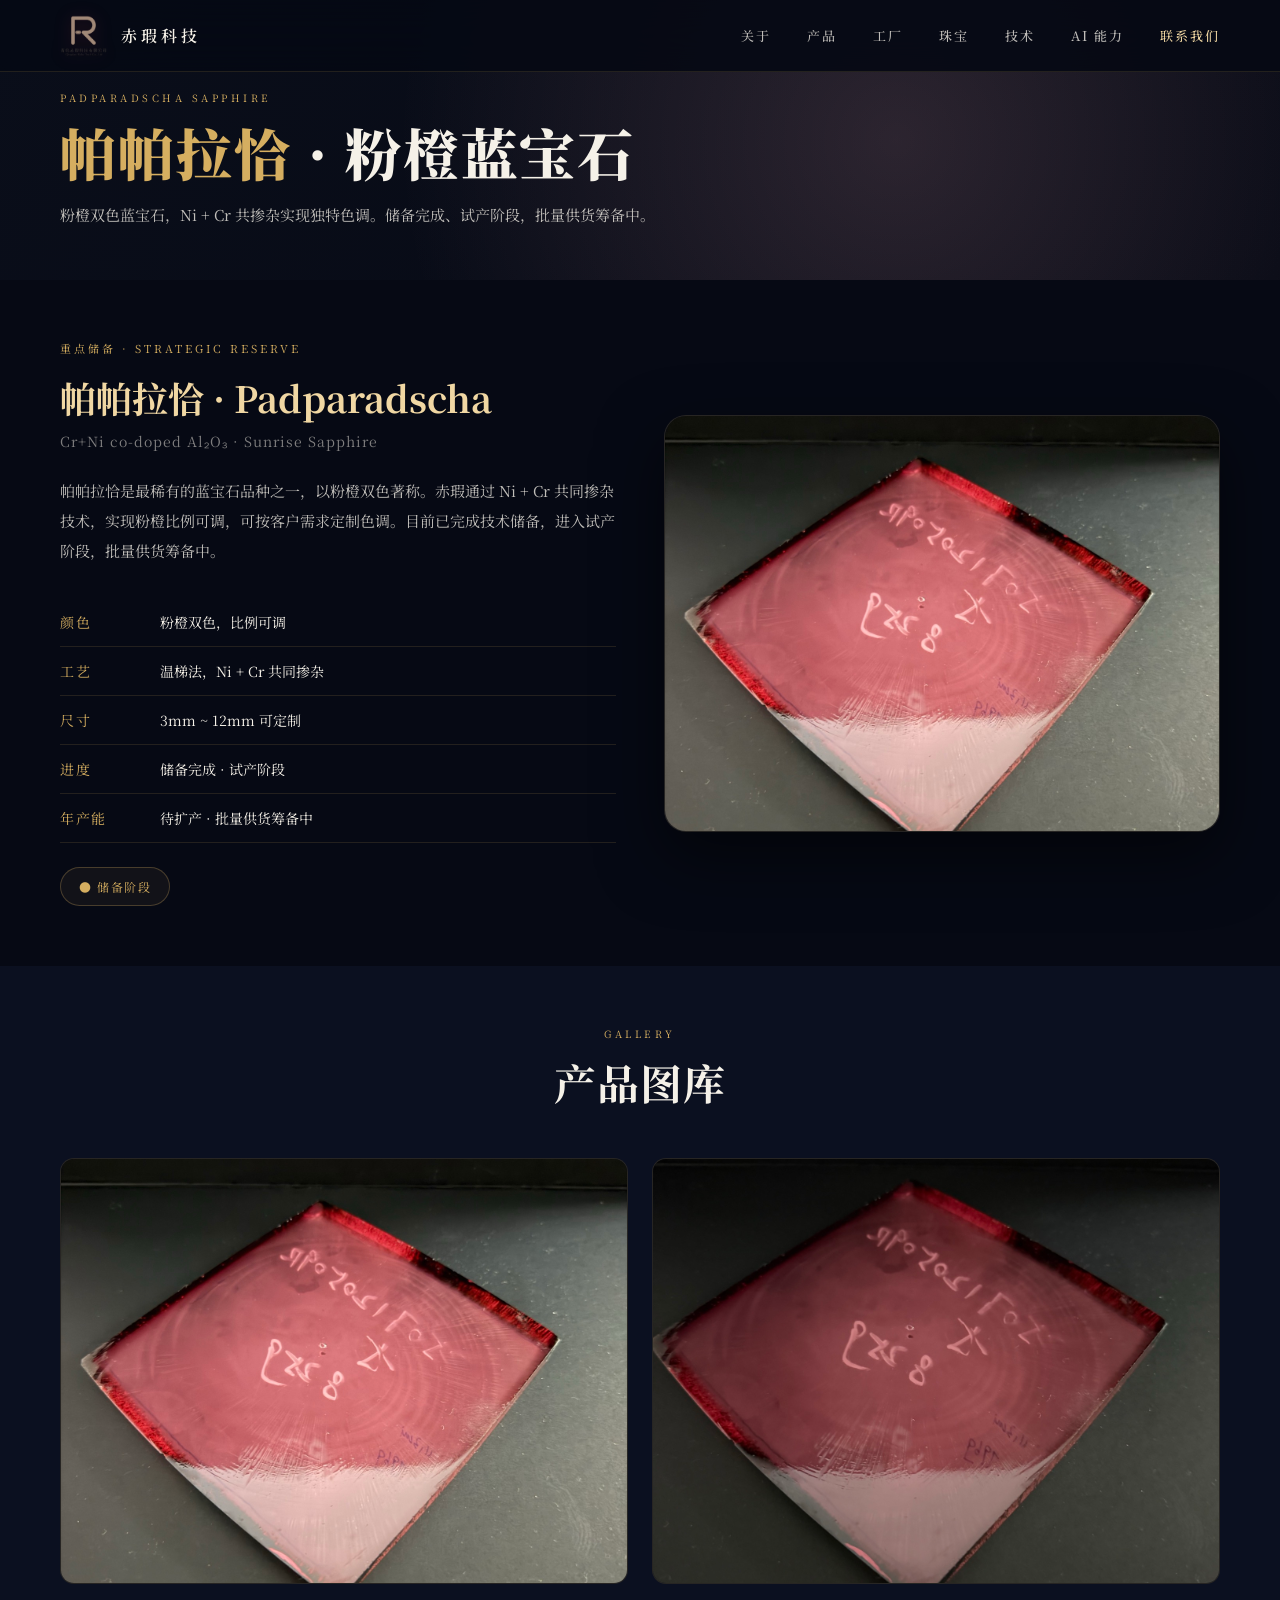
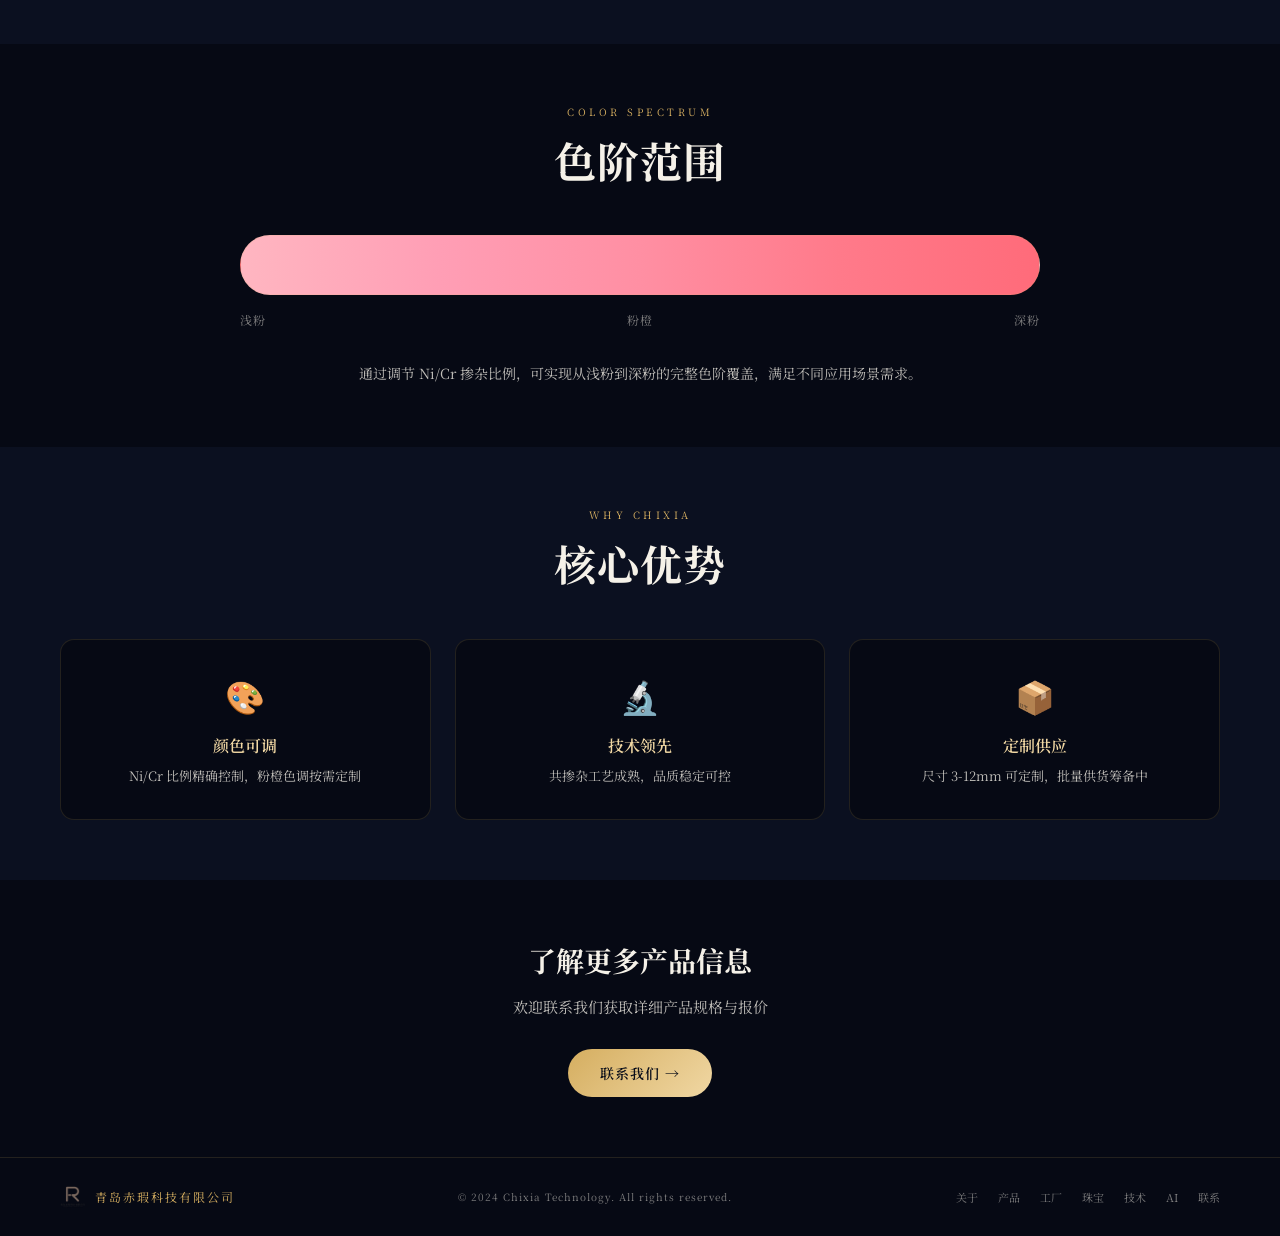
<file: pages/padparadscha.html>
<!DOCTYPE html>
<html lang="zh-CN">
<head>
<meta charset="UTF-8">
<meta name="viewport" content="width=device-width, initial-scale=1.0">
<meta name="description" content="帕帕拉恰蓝宝石产品详情：独特的粉橙色蓝宝石，自然日出色泽，高品质培育宝石。">
<meta name="keywords" content="帕帕拉恰,帕帕拉恰蓝宝石,粉橙色蓝宝石,培育蓝宝石,人造蓝宝石,帕帕拉恰价格">
<meta name="author" content="赤瑕科技">
<meta name="robots" content="index, follow">
<title>帕帕拉恰蓝宝石 | 青岛赤瑕科技有限公司</title>
<link rel="stylesheet" href="../css/shared.css">
<style>
  .page-header {
    padding: 90px 60px 50px; position: relative; overflow: hidden;
    background: linear-gradient(135deg, #0a0e1a, #060914);
  }
  .page-header::before {
    content: ""; position: absolute; inset: 0;
    background: radial-gradient(circle at 70% 50%, rgba(255,182,193,0.15) 0%, transparent 55%);
  }
  .page-header-inner { position: relative; z-index: 1; }
  .page-header h1 { font-family: "Noto Serif SC", serif; font-size: clamp(32px,5vw,56px); font-weight: 900; line-height: 1.2; letter-spacing: 2px; margin-bottom: 14px; }
  .page-header h1 em { font-style: normal; color: var(--gold); }
  .page-header p { font-size: 15px; line-height: 2; color: var(--text-2); max-width: 620px; }

  .reveal-d1 { transition-delay: 0.10s; }
  .reveal-d2 { transition-delay: 0.24s; }
  .reveal-d3 { transition-delay: 0.40s; }
  .reveal-d4 { transition-delay: 0.56s; }

  /* ── HERO SECTION ── */
  .hero-section { padding: 60px; }
  .hero-grid {
    display: grid; grid-template-columns: 1fr 1fr; gap: 48px; align-items: center;
  }
  .hero-grid.reverse .hero-visual { order: 2; }
  .hero-grid.reverse .hero-info { order: 1; }
  .hero-visual {
    border-radius: var(--radius); overflow: hidden; border: 1px solid var(--line);
    box-shadow: var(--shadow); background: #0a0e1a;
    aspect-ratio: 4/3;
  }
  .hero-visual img {
    width: 100%; height: 100%; object-fit: cover; object-position: center;
  }
  .hero-info > * { will-change: opacity, transform; }
  .hero-kicker { font-size: 11px; letter-spacing: 3px; text-transform: uppercase; color: var(--gold); margin-bottom: 16px; }
  .hero-name { font-family: "Noto Serif SC", serif; font-size: 36px; font-weight: 700; margin-bottom: 8px; color: var(--gold-soft); }
  .hero-name-en { font-size: 14px; color: var(--text-3); margin-bottom: 24px; letter-spacing: 1px; }
  .hero-desc { font-size: 15px; line-height: 2; color: var(--text-2); margin-bottom: 32px; }

  /* ── SPEC TABLE ── */
  .spec-table { width: 100%; border-collapse: collapse; margin-bottom: 24px; }
  .spec-table tr { border-bottom: 1px solid var(--line); }
  .spec-table td { padding: 14px 0; font-size: 14px; }
  .spec-table td:first-child { color: var(--gold); letter-spacing: 1.5px; width: 100px; }
  .spec-table td:last-child { color: var(--text); }
  .product-badge {
    display: inline-flex; align-items: center; gap: 8px;
    padding: 10px 18px; border-radius: 999px;
    border: 1px solid var(--line-2); background: rgba(213,174,96,0.06);
    font-size: 12px; letter-spacing: 1.5px; text-transform: uppercase; color: var(--gold);
  }

  /* ── GALLERY SECTION ── */
  .gallery-section { padding: 60px; background: var(--bg-2); }
  .gallery-header { text-align: center; margin-bottom: 48px; }
  .gallery-grid {
    display: grid; grid-template-columns: repeat(2, 1fr); gap: 24px;
  }
  .gallery-item {
    border-radius: var(--radius-sm); overflow: hidden; border: 1px solid var(--line);
    aspect-ratio: 4/3; background: #0a0e1a;
    transition: transform 0.3s, border-color 0.3s;
  }
  .gallery-item:hover { transform: translateY(-6px); border-color: var(--gold); }
  .gallery-item img { width: 100%; height: 100%; object-fit: cover; }

  /* ── COLOR SPECTRUM ── */
  .spectrum-section { padding: 60px; }
  .spectrum-header { text-align: center; margin-bottom: 48px; }
  .spectrum-bar {
    max-width: 800px; margin: 0 auto;
    height: 60px; border-radius: 999px;
    background: linear-gradient(90deg, #ffb6c1, #ff9eb5, #ff8fa3, #ff7a8a, #ff6b7a);
    border: 1px solid var(--line);
    position: relative;
  }
  .spectrum-labels {
    max-width: 800px; margin: 16px auto 0;
    display: flex; justify-content: space-between;
    font-size: 12px; color: var(--text-3); letter-spacing: 1px;
  }
  .spectrum-desc {
    text-align: center; margin-top: 32px;
    font-size: 14px; line-height: 1.9; color: var(--text-2);
  }

  /* ── FEATURES SECTION ── */
  .features-section { padding: 60px; background: var(--bg-2); }
  .features-header { text-align: center; margin-bottom: 48px; }
  .features-grid {
    display: grid; grid-template-columns: repeat(3, 1fr); gap: 24px;
  }
  .feature-card {
    padding: 32px 24px; border-radius: var(--radius-sm);
    border: 1px solid var(--line); background: var(--bg);
    text-align: center; transition: border-color 0.3s;
  }
  .feature-card:hover { border-color: var(--gold); }
  .feature-icon { font-size: 32px; margin-bottom: 16px; }
  .feature-title { font-size: 16px; font-weight: 600; color: var(--gold-soft); margin-bottom: 8px; }
  .feature-desc { font-size: 13px; line-height: 1.7; color: var(--text-2); }

  /* ── CTA ── */
  .cta-section { padding: 60px; text-align: center; }
  .cta-title { font-family: "Noto Serif SC", serif; font-size: 28px; font-weight: 700; margin-bottom: 16px; }
  .cta-desc { font-size: 15px; color: var(--text-2); margin-bottom: 32px; }
  .cta-btn {
    display: inline-flex; align-items: center; gap: 10px;
    padding: 14px 32px; border-radius: 999px;
    background: linear-gradient(135deg, var(--gold), var(--gold-soft));
    color: #0a0e1a; font-size: 14px; font-weight: 600; letter-spacing: 1px;
    text-decoration: none; transition: transform 0.3s, box-shadow 0.3s;
  }
  .cta-btn:hover { transform: translateY(-2px); box-shadow: 0 8px 24px rgba(213,174,96,0.3); }

  .nav-links a[href="padparadscha.html"] { color: var(--gold) !important; }

  @media (max-width: 1100px) {
    .hero-grid, .hero-grid.reverse { grid-template-columns: 1fr; gap: 32px; }
    .hero-grid.reverse .hero-visual, .hero-grid.reverse .hero-info { order: unset; }
    .gallery-grid { grid-template-columns: 1fr; }
    .features-grid { grid-template-columns: repeat(2, 1fr); }
  }
  @media (max-width: 768px) {
    .page-header { padding: 80px 18px 40px; }
    .hero-section, .gallery-section, .spectrum-section, .features-section, .cta-section { padding: 48px 18px; }
    .features-grid { grid-template-columns: 1fr; }
  }
  /* ── MATERIAL PARAMS SECTION ── */
  .params-section {
    padding: 80px 60px;
    background: linear-gradient(180deg, #080c18 0%, #0a0e1a 100%);
    border-top: 1px solid rgba(212,168,83,0.12);
  }
  .params-title {
    font-family: "Noto Serif SC", serif;
    font-size: 22px; font-weight: 700;
    color: var(--gold); letter-spacing: 2px;
    text-align: center; margin-bottom: 40px;
  }
  .params-grid {
    display: grid; grid-template-columns: repeat(4, 1fr); gap: 20px;
    max-width: 1100px; margin: 0 auto;
  }
  .param-category {
    background: rgba(255,255,255,0.03);
    border: 1px solid rgba(212,168,83,0.18);
    border-radius: 10px; padding: 22px 20px;
  }
  .param-cat-label {
    font-size: 11px; letter-spacing: 2px;
    color: var(--gold); margin-bottom: 16px;
    padding-bottom: 10px;
    border-bottom: 1px solid rgba(212,168,83,0.2);
  }
  .param-item {
    display: flex; justify-content: space-between; align-items: baseline;
    padding: 9px 0; border-bottom: 1px solid rgba(255,255,255,0.05);
    font-size: 13px;
  }
  .param-item:last-child { border-bottom: none; }
  .param-name { color: var(--text-3); white-space: nowrap; }
  .param-value { color: var(--text-1); font-weight: 500; text-align: right; }
  .param-category:hover {
    border-color: rgba(212,168,83,0.55);
    background: rgba(212,168,83,0.05);
  }
  @media (max-width: 900px) {
    .params-grid { grid-template-columns: repeat(2, 1fr); }
  }
  @media (max-width: 600px) {
    .params-section { padding: 60px 24px; }
    .params-grid { grid-template-columns: 1fr; }
  }
</style>
</head>
<body>

<nav id="nav">
  <a href="../index.html" class="nav-logo"><img src="../assets/logo.png" alt="赤瑕科技" class="nav-logo-img"><span class="nav-logo-text">赤瑕科技</span></a>
  <div class="nav-links">
    <a href="about.html">关于</a>
    <a href="products.html">产品</a>
    <a href="factory.html">工厂</a>
    <a href="jewelry.html">珠宝</a>
    <a href="tech.html">技术</a>
    <a href="ai.html">AI 能力</a>
    <a href="contact.html" class="nav-cta">联系我们</a>
  </div>
</nav>

<!-- PAGE HEADER -->
<div class="page-header">
  <div class="page-header-inner reveal">
    <div class="section-eyebrow">Padparadscha Sapphire</div>
    <h1><em>帕帕拉恰</em> · 粉橙蓝宝石</h1>
    <p>粉橙双色蓝宝石，Ni + Cr 共掺杂实现独特色调。储备完成、试产阶段，批量供货筹备中。</p>
  </div>
</div>

<!-- HERO SECTION -->
<section class="hero-section">
  <div class="hero-grid reverse">
    <div class="hero-visual reveal reveal-d1">
      <img src="../assets/cl5.jpg" alt="帕帕拉恰蓝宝石">
    </div>
    <div class="hero-info">
      <div class="reveal reveal-d2">
        <div class="hero-kicker">重点储备 · Strategic Reserve</div>
        <div class="hero-name">帕帕拉恰 · Padparadscha</div>
        <div class="hero-name-en">Cr+Ni co-doped Al₂O₃ · Sunrise Sapphire</div>
      </div>
      <p class="hero-desc reveal reveal-d3">
        帕帕拉恰是最稀有的蓝宝石品种之一，以粉橙双色著称。赤瑕通过 Ni + Cr 共同掺杂技术，实现粉橙比例可调，可按客户需求定制色调。目前已完成技术储备，进入试产阶段，批量供货筹备中。
      </p>
      <table class="spec-table reveal reveal-d4">
        <tr><td>颜色</td><td>粉橙双色，比例可调</td></tr>
        <tr><td>工艺</td><td>温梯法，Ni + Cr 共同掺杂</td></tr>
        <tr><td>尺寸</td><td>3mm ~ 12mm 可定制</td></tr>
        <tr><td>进度</td><td>储备完成 · 试产阶段</td></tr>
        <tr><td>年产能</td><td>待扩产 · 批量供货筹备中</td></tr>
      </table>
      <div class="product-badge reveal reveal-d4">● 储备阶段</div>
    </div>
  </div>
</section>


  <!-- MATERIAL PROPERTIES SECTION -->

<!-- GALLERY SECTION -->
<section class="gallery-section">
  <div class="gallery-header reveal">
    <div class="section-eyebrow">Gallery</div>
    <h2 class="section-title">产品图库</h2>
  </div>
  <div class="gallery-grid">
    <div class="gallery-item reveal reveal-d1"><img src="../assets/cl5.jpg" alt="帕帕拉恰 1"></div>
    <div class="gallery-item reveal reveal-d2"><img src="../assets/cl6.jpg" alt="帕帕拉恰 2"></div>
  </div>
</section>

<!-- COLOR SPECTRUM SECTION -->
<section class="spectrum-section">
  <div class="spectrum-header reveal">
    <div class="section-eyebrow">Color Spectrum</div>
    <h2 class="section-title">色阶范围</h2>
  </div>
  <div class="spectrum-bar reveal"></div>
  <div class="spectrum-labels">
    <span>浅粉</span>
    <span>粉橙</span>
    <span>深粉</span>
  </div>
  <p class="spectrum-desc reveal">
    通过调节 Ni/Cr 掺杂比例，可实现从浅粉到深粉的完整色阶覆盖，满足不同应用场景需求。
  </p>
</section>

<!-- FEATURES SECTION -->
<section class="features-section">
  <div class="features-header reveal">
    <div class="section-eyebrow">Why Chixia</div>
    <h2 class="section-title">核心优势</h2>
  </div>
  <div class="features-grid">
    <div class="feature-card reveal reveal-d1">
      <div class="feature-icon">🎨</div>
      <div class="feature-title">颜色可调</div>
      <p class="feature-desc">Ni/Cr 比例精确控制，粉橙色调按需定制</p>
    </div>
    <div class="feature-card reveal reveal-d2">
      <div class="feature-icon">🔬</div>
      <div class="feature-title">技术领先</div>
      <p class="feature-desc">共掺杂工艺成熟，品质稳定可控</p>
    </div>
    <div class="feature-card reveal reveal-d3">
      <div class="feature-icon">📦</div>
      <div class="feature-title">定制供应</div>
      <p class="feature-desc">尺寸 3-12mm 可定制，批量供货筹备中</p>
    </div>
  </div>
</section>

<!-- CTA SECTION -->
<section class="cta-section">
  <div class="reveal">
    <h2 class="cta-title">了解更多产品信息</h2>
    <p class="cta-desc">欢迎联系我们获取详细产品规格与报价</p>
    <a href="contact.html" class="cta-btn">联系我们 →</a>
  </div>
</section>

<footer class="reveal">
  <div class="footer-brand"><img src="../assets/logo.png" alt="赤瑕科技" class="footer-logo"><span class="footer-text">青岛赤瑕科技有限公司</span></div>
  <div class="footer-copy">© 2024 Chixia Technology. All rights reserved.</div>
  <div class="footer-links">
    <a href="about.html">关于</a><a href="products.html">产品</a><a href="factory.html">工厂</a><a href="jewelry.html">珠宝</a><a href="tech.html">技术</a><a href="ai.html">AI</a><a href="contact.html">联系</a>
  </div>
</footer>

<script>
  const nav = document.getElementById('nav');
  window.addEventListener('scroll', () => nav.classList.toggle('scrolled', scrollY > 60), { passive: true });
  const io = new IntersectionObserver(e => e.forEach(x => { if (x.isIntersecting) x.target.classList.add('vis'); }), { threshold: 0.12 });
  document.querySelectorAll('.reveal').forEach(el => io.observe(el));
</script>
</body>
</html>
</file>
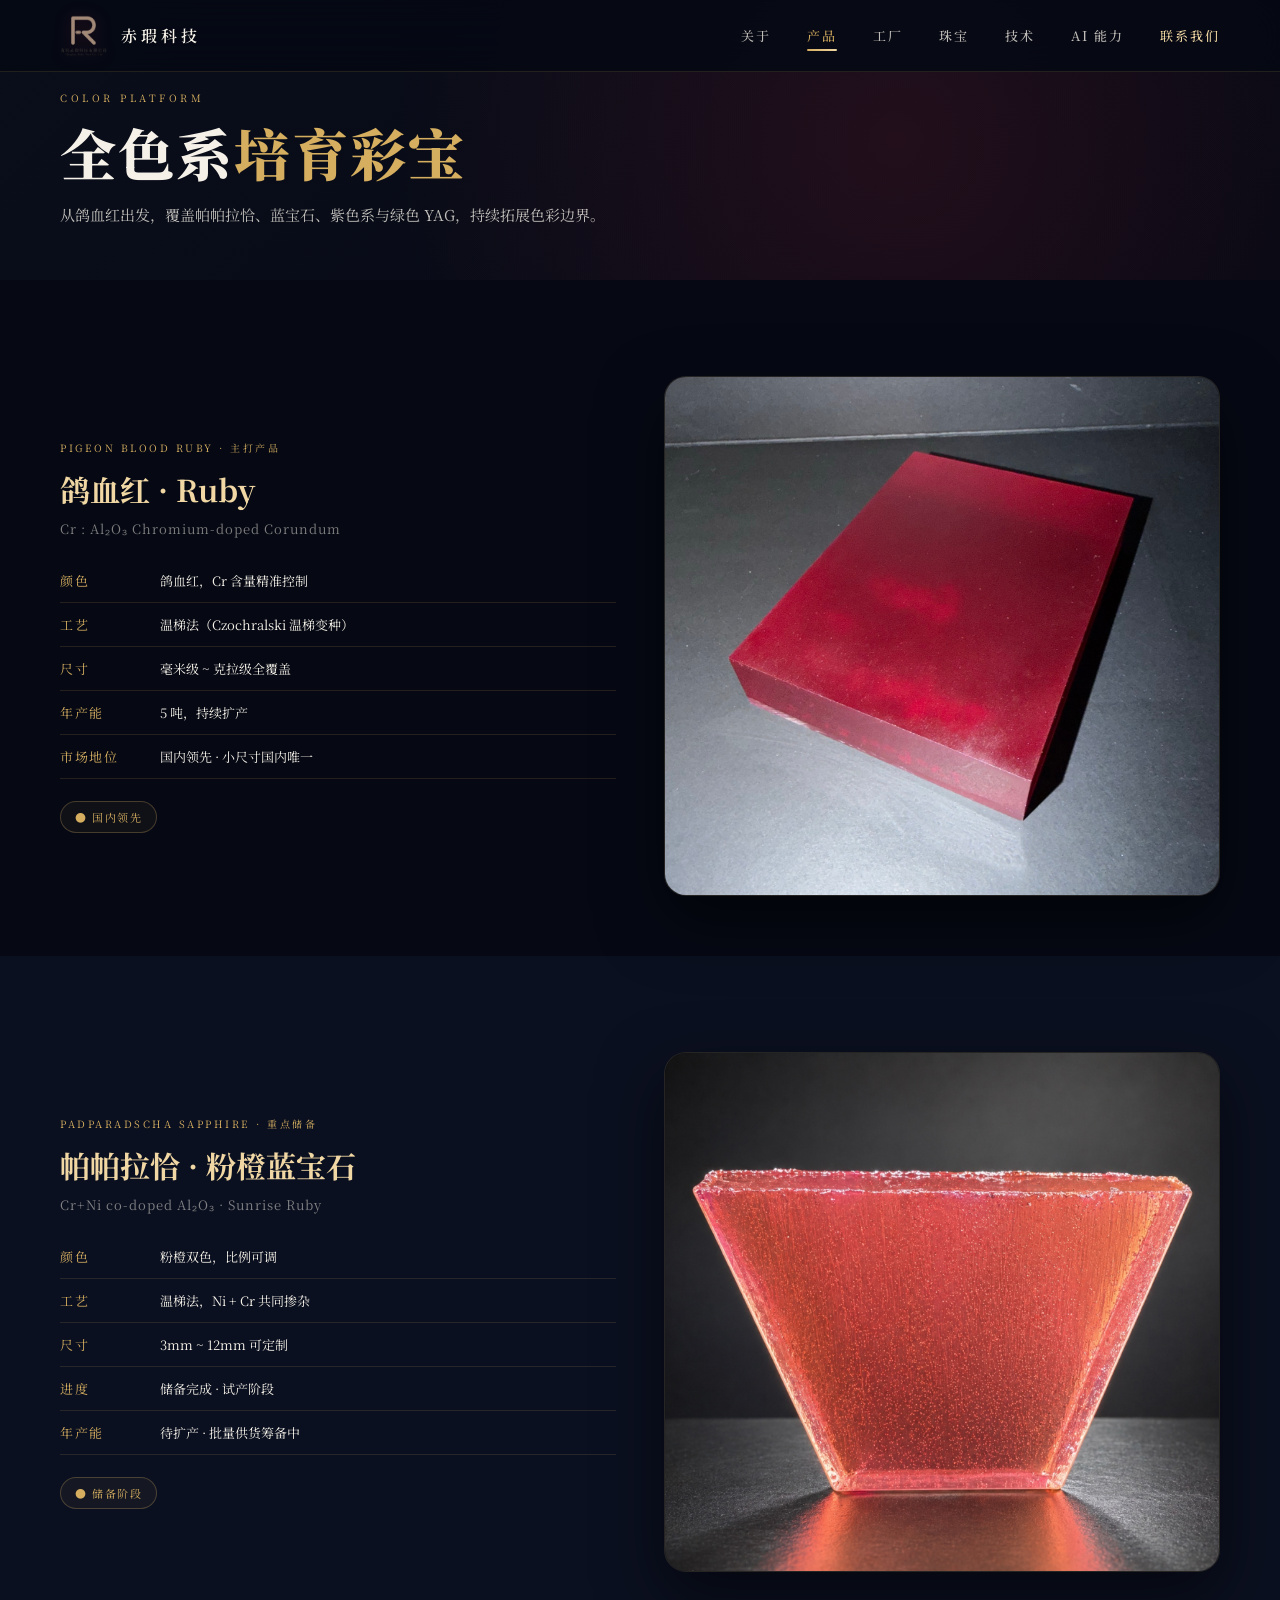
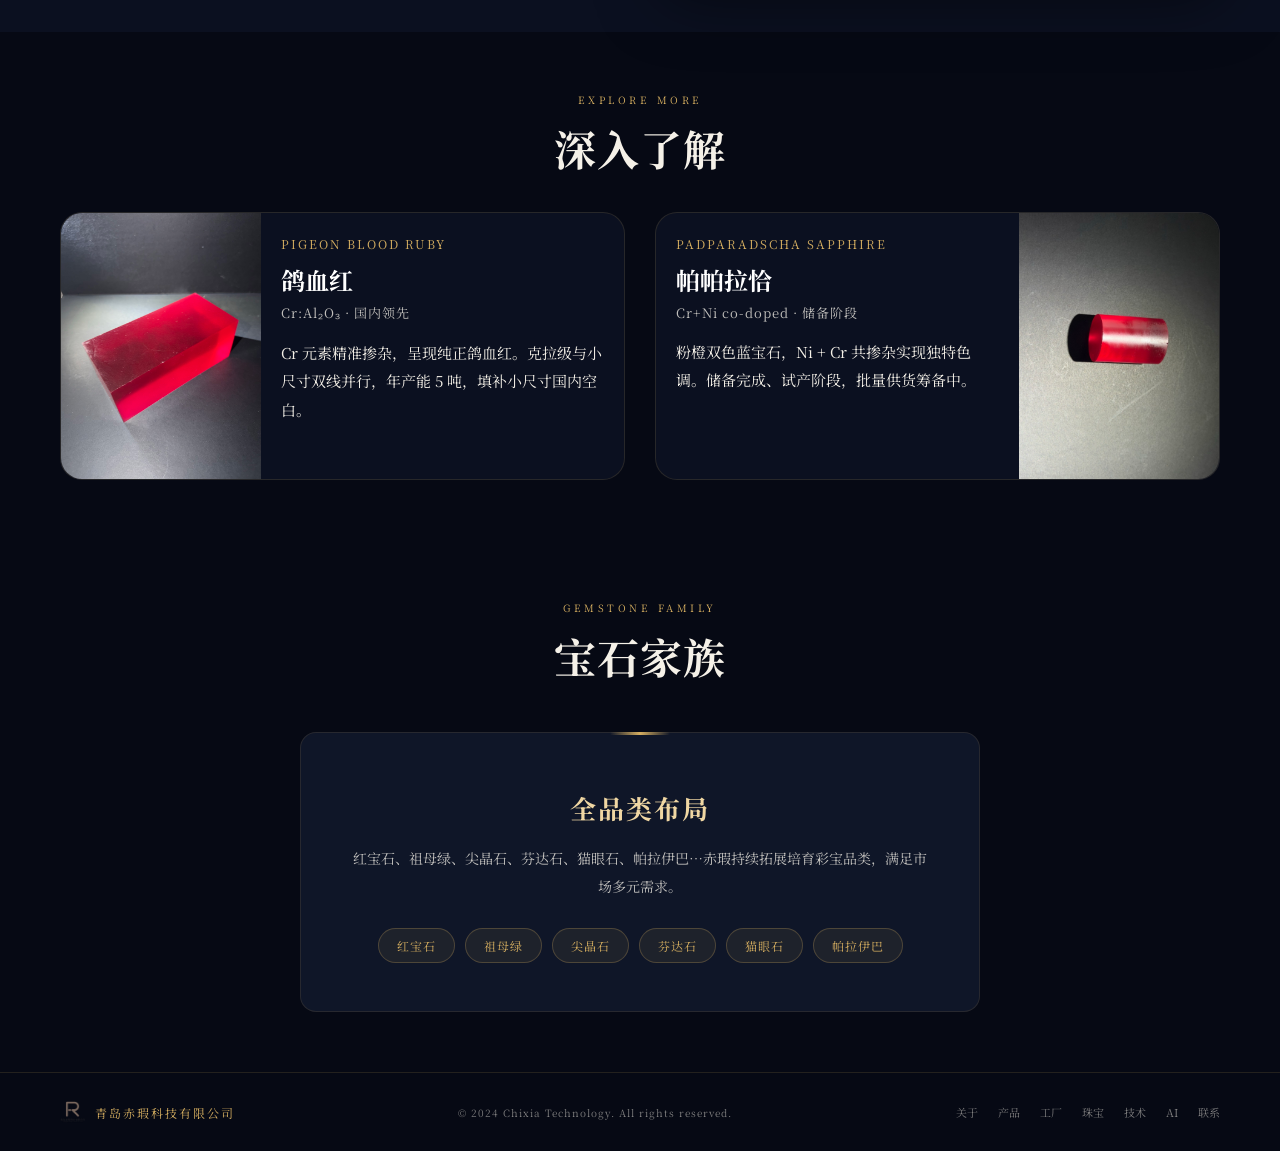
<file: pages/products.html>
<!DOCTYPE html>
<html lang="zh-CN">
<head>
<meta charset="UTF-8">
<meta name="viewport" content="width=device-width, initial-scale=1.0">
<meta name="description" content="赤瑕科技产品中心：鸽血红红宝石、帕帕拉恰蓝宝石等高品质培育彩色宝石，提供多种规格与定制服务。">
<meta name="keywords" content="培育红宝石,鸽血红宝石,帕帕拉恰蓝宝石,培育彩宝产品,人造红宝石价格">
<meta name="author" content="赤瑕科技">
<meta name="robots" content="index, follow">
<title>产品中心 | 青岛赤瑕科技有限公司</title>
<link rel="stylesheet" href="../css/shared.css">
<style>
  .page-header {
    padding: 90px 60px 50px; position: relative; overflow: hidden;
    background: linear-gradient(135deg, #0a0e1a, #060914);
  }
  .page-header::before {
    content: ""; position: absolute; inset: 0;
    background: radial-gradient(circle at 70% 50%, rgba(142,31,49,0.2) 0%, transparent 55%);
  }
  .page-header-inner { position: relative; z-index: 1; }
  .page-header h1 { font-family: "Noto Serif SC", serif; font-size: clamp(32px,5vw,56px); font-weight: 900; line-height: 1.2; letter-spacing: 2px; margin-bottom: 14px; }
  .page-header h1 em { font-style: normal; color: var(--gold); }
  .page-header p { font-size: 15px; line-height: 2; color: var(--text-2); max-width: 620px; }

  /* ── REVEAL DELAYS ── */
  .reveal-d1 { transition-delay: 0.10s; }
  .reveal-d2 { transition-delay: 0.24s; }
  .reveal-d3 { transition-delay: 0.40s; }
  .reveal-d4 { transition-delay: 0.56s; }

  /* ── PRODUCT SECTIONS ── */
  .product-section { padding: 60px 60px; }
  .product-section:nth-child(even) { background: var(--bg-2); }
  .product-split {
    display: grid; grid-template-columns: 1fr 1fr; gap: 48px; align-items: center;
    margin-top: 36px;
  }
  .product-split.reverse { grid-template-columns: 1fr 1fr; }
  .product-split.reverse .product-visual { order: 2; }
  .product-split.reverse .product-info  { order: 1; }

  .product-visual {
    border-radius: var(--radius); overflow: hidden; border: 1px solid var(--line);
    box-shadow: var(--shadow); background: #0a0e1a;
    width: 100%; height: 520px;
  }
  .product-visual img {
    width: 100%; height: 100%;
    object-fit: cover; object-position: center;
    display: block;
  }

  .product-info > * { will-change: opacity, transform; }
  .product-kicker { font-size: 10px; letter-spacing: 2.5px; text-transform: uppercase; color: var(--gold); margin-bottom: 12px; }
  .product-name  { font-family: "Noto Serif SC", serif; font-size: 30px; font-weight: 700; margin-bottom: 8px; color: var(--gold-soft); }
  .product-name-en { font-size: 13px; color: var(--text-3); margin-bottom: 20px; letter-spacing: 1px; }
  .product-desc { font-size: 14px; line-height: 1.9; color: var(--text-2); margin-bottom: 28px; }

  .spec-table { width: 100%; border-collapse: collapse; }
  .spec-table tr { border-bottom: 1px solid var(--line); }
  .spec-table td { padding: 12px 0; font-size: 13px; }
  .spec-table td:first-child { color: var(--gold); letter-spacing: 1.5px; width: 100px; }
  .spec-table td:last-child { color: var(--text); }
  .product-badge { display: inline-flex; align-items: center; gap: 6px; margin-top: 22px; padding: 7px 14px; border-radius: 999px; border: 1px solid var(--line-2); background: rgba(213,174,96,0.05); font-size: 11px; letter-spacing: 1.5px; text-transform: uppercase; color: var(--gold); }

  /* ── INTRO CARDS ── */
  .intro-cards { padding: 60px 60px; }
  .intro-cards-header { text-align: center; margin-bottom: 36px; }
  .intro-row { display: grid; grid-template-columns: 1fr 1fr; gap: 30px; margin-top: 0; }
  .intro-card {
    display: grid; grid-template-columns: 200px 1fr;
    border: 1px solid var(--line);
    border-radius: var(--radius);
    overflow: hidden;
    background: var(--bg-2);
    cursor: pointer;
    text-decoration: none;
    color: inherit;
    transition: border-color 0.3s, transform 0.3s;
  }
  .intro-card:hover { border-color: var(--gold); transform: translateY(-4px); }
  .intro-card.reverse { grid-template-columns: 1fr 200px; }
  .intro-card.reverse .intro-card-img { order: 2; }
  .intro-card.reverse .intro-card-body { order: 1; }
  .intro-card-img { overflow: hidden; background: #0a0e1a; }
  .intro-card-img img { width: 100%; height: 100%; object-fit: cover; display: block; }
  .intro-card-body { padding: 22px 20px; display: flex; flex-direction: column; justify-content: center; }
  .intro-card-label { font-size: 12px; letter-spacing: 2px; text-transform: uppercase; color: var(--gold); margin-bottom: 12px; }
  .intro-card-title {
    font-family: "Noto Serif SC", serif; font-size: 24px; font-weight: 700;
    color: #ffffff; margin-bottom: 8px; line-height: 1.3; text-decoration: none;
  }
  .intro-card-en { font-size: 13px; color: var(--text-2); margin-bottom: 16px; letter-spacing: 1px; text-decoration: none; }
  .intro-card-desc { font-size: 15px; line-height: 1.9; color: var(--text); margin-bottom: 20px; flex: 1; text-decoration: none; }
  .intro-card-link {
    display: inline-flex; align-items: center; gap: 8px;
    font-size: 12px; letter-spacing: 1.5px; color: var(--gold);
    text-decoration: none;
    padding: 8px 16px;
    border: 1px solid var(--gold);
    border-radius: 999px;
    width: fit-content;
    transition: background 0.3s, color 0.3s;
  }
  .intro-card-link:hover { background: var(--gold); color: #0a0e1a; }
  .intro-card-link::after { content: "→"; }

  /* ── FAMILY SECTION ── */
  .family-section { padding: 60px 60px; }
  .family-header { margin-bottom: 48px; text-align: center; }
  .family-content {
    max-width: 680px; margin: 0 auto;
    text-align: center;
    position: relative; padding: 56px 48px 48px;
    background: var(--bg-3);
    border: 1px solid rgba(213,174,96,0.12);
    border-radius: 16px;
  }
  .family-deco {
    position: absolute; top: -1px; left: 50%; transform: translateX(-50%);
    width: 60px; height: 3px;
    background: linear-gradient(90deg, transparent, var(--gold), transparent);
    border-radius: 2px;
  }
  .family-sub-title {
    font-family: "Noto Serif SC", serif;
    font-size: 26px; font-weight: 700;
    color: var(--gold-soft); margin-bottom: 18px;
    letter-spacing: 2px;
  }
  .family-desc {
    font-size: 14px; line-height: 2;
    color: var(--text-2); margin-bottom: 28px;
  }
  .family-tags {
    display: flex; flex-wrap: wrap; justify-content: center; gap: 10px;
  }
  .family-tags span {
    padding: 8px 18px;
    border-radius: 999px;
    background: rgba(213,174,96,0.08);
    border: 1px solid rgba(213,174,96,0.25);
    font-size: 12px; color: var(--gold);
    letter-spacing: 1px; transition: background 0.3s;
  }
  .family-tags span:hover { background: rgba(213,174,96,0.16); }

  /* ── NAV ACTIVE ── */
  .nav-links a[href="products.html"] { color: var(--gold) !important; }

  @media (max-width: 1100px) {
    .product-split, .product-split.reverse { grid-template-columns: 1fr; gap: 32px; }
    .product-split.reverse .product-visual, .product-split.reverse .product-info { order: unset; }
    .family-content { padding: 40px 28px 36px; }
    .intro-row { grid-template-columns: 1fr; gap: 24px; }
    .intro-card, .intro-card.reverse { grid-template-columns: 160px 1fr; }
    .intro-card.reverse .intro-card-img, .intro-card.reverse .intro-card-body { order: unset; }
  }
  @media (max-width: 768px) {
    .page-header { padding: 80px 18px 40px; }
  }
</style>
</head>
<body>

<nav id="nav">
  <a href="../index.html" class="nav-logo"><img src="../assets/logo.png" alt="赤瑕科技" class="nav-logo-img"><span class="nav-logo-text">赤瑕科技</span></a>
  <div class="nav-links">
    <a href="about.html">关于</a>
    <a href="products.html" class="active">产品</a>
    <a href="factory.html">工厂</a>
    <a href="jewelry.html">珠宝</a>
    <a href="tech.html">技术</a>
    <a href="ai.html">AI 能力</a>
    <a href="contact.html" class="nav-cta">联系我们</a>
  </div>
</nav>

<!-- PAGE HEADER -->
<div class="page-header">
  <div class="page-header-inner reveal">
    <div class="section-eyebrow">Color Platform</div>
    <h1>全色系<em>培育彩宝</em></h1>
    <p>从鸽血红出发，覆盖帕帕拉恰、蓝宝石、紫色系与绿色 YAG，持续拓展色彩边界。</p>
  </div>
</div>

<!-- RUBY -->
<section class="product-section" id="ruby">
  <div class="product-split">
    <div class="product-info">
      <div class="reveal reveal-d1">
        <div class="product-kicker">Pigeon Blood Ruby · 主打产品</div>
        <div class="product-name">鸽血红 · Ruby</div>
        <div class="product-name-en">Cr : Al₂O₃  Chromium-doped Corundum</div>
      </div>
      <table class="spec-table reveal reveal-d2">
        <tr><td>颜色</td><td>鸽血红，Cr 含量精准控制</td></tr>
        <tr><td>工艺</td><td>温梯法（Czochralski 温梯变种）</td></tr>
        <tr><td>尺寸</td><td>毫米级 ~ 克拉级全覆盖</td></tr>
        <tr><td>年产能</td><td>5 吨，持续扩产</td></tr>
        <tr><td>市场地位</td><td>国内领先 · 小尺寸国内唯一</td></tr>
      </table>
      <div class="product-badge reveal reveal-d3">● 国内领先</div>
    </div>
    <div class="product-visual reveal reveal-d2">
      <img src="../assets/cl2.jpg" alt="鸽血红">
    </div>
  </div>
</section>

<!-- PADPARADSCHA -->
<section class="product-section" id="padparadscha">
  <div class="product-split reverse">
    <div class="product-info">
      <div class="reveal reveal-d1">
        <div class="product-kicker">Padparadscha Sapphire · 重点储备</div>
        <div class="product-name">帕帕拉恰 · 粉橙蓝宝石</div>
        <div class="product-name-en">Cr+Ni co-doped Al₂O₃ · Sunrise Ruby</div>
      </div>
      <table class="spec-table reveal reveal-d2">
        <tr><td>颜色</td><td>粉橙双色，比例可调</td></tr>
        <tr><td>工艺</td><td>温梯法，Ni + Cr 共同掺杂</td></tr>
        <tr><td>尺寸</td><td>3mm ~ 12mm 可定制</td></tr>
        <tr><td>进度</td><td>储备完成 · 试产阶段</td></tr>
        <tr><td>年产能</td><td>待扩产 · 批量供货筹备中</td></tr>
      </table>
      <div class="product-badge reveal reveal-d3">● 储备阶段</div>
    </div>
    <div class="product-visual reveal reveal-d2">
      <img src="../assets/pplq.jpg" alt="帕帕拉恰">
    </div>
  </div>
</section>

<!-- INTRO CARDS -->
<section class="intro-cards">
  <div class="intro-cards-header reveal">
    <div class="section-eyebrow">Explore More</div>
    <h2 class="section-title">深入了解</h2>
  </div>
  <div class="intro-row">
    <a href="ruby.html" class="intro-card reveal reveal-d1">
      <div class="intro-card-img"><img src="../assets/cl7.jpg" alt="鸽血红"></div>
      <div class="intro-card-body">
        <div class="intro-card-label">Pigeon Blood Ruby</div>
        <div class="intro-card-title">鸽血红</div>
        <div class="intro-card-en">Cr:Al₂O₃ · 国内领先</div>
        <p class="intro-card-desc">Cr 元素精准掺杂，呈现纯正鸽血红。克拉级与小尺寸双线并行，年产能 5 吨，填补小尺寸国内空白。</p>
      </div>
    </a>
    <a href="padparadscha.html" class="intro-card reverse reveal reveal-d2">
      <div class="intro-card-img"><img src="../assets/cl8.jpg" alt="帕帕拉恰"></div>
      <div class="intro-card-body">
        <div class="intro-card-label">Padparadscha Sapphire</div>
        <div class="intro-card-title">帕帕拉恰</div>
        <div class="intro-card-en">Cr+Ni co-doped · 储备阶段</div>
        <p class="intro-card-desc">粉橙双色蓝宝石，Ni + Cr 共掺杂实现独特色调。储备完成、试产阶段，批量供货筹备中。</p>
      </div>
    </a>
  </div>
</section>

<!-- GEMSTONE FAMILY -->
<section class="family-section">
  <div class="family-header">
    <div class="section-eyebrow">Gemstone Family</div>
    <h2 class="section-title">宝石家族</h2>
  </div>
  <div class="family-content reveal">
    <div class="family-deco"></div>
    <h3 class="family-sub-title">全品类布局</h3>
    <p class="family-desc">红宝石、祖母绿、尖晶石、芬达石、猫眼石、帕拉伊巴…赤瑕持续拓展培育彩宝品类，满足市场多元需求。</p>
    <div class="family-tags">
      <span>红宝石</span><span>祖母绿</span><span>尖晶石</span><span>芬达石</span><span>猫眼石</span><span>帕拉伊巴</span>
    </div>
  </div>
</section>

<footer class="reveal">
  <div class="footer-brand"><img src="../assets/logo.png" alt="赤瑕科技" class="footer-logo"><span class="footer-text">青岛赤瑕科技有限公司</span></div>
  <div class="footer-copy">© 2024 Chixia Technology. All rights reserved.</div>
  <div class="footer-links">
    <a href="about.html">关于</a><a href="products.html">产品</a><a href="factory.html">工厂</a><a href="jewelry.html">珠宝</a><a href="tech.html">技术</a><a href="ai.html">AI</a><a href="contact.html">联系</a>
  </div>
</footer>

<script>
  const nav = document.getElementById('nav');
  window.addEventListener('scroll', () => nav.classList.toggle('scrolled', scrollY > 60), { passive: true });
  const io = new IntersectionObserver(e => e.forEach(x => { if (x.isIntersecting) x.target.classList.add('vis'); }), { threshold: 0.12 });
  document.querySelectorAll('.reveal').forEach(el => io.observe(el));
</script>
</body>
</html>
</file>
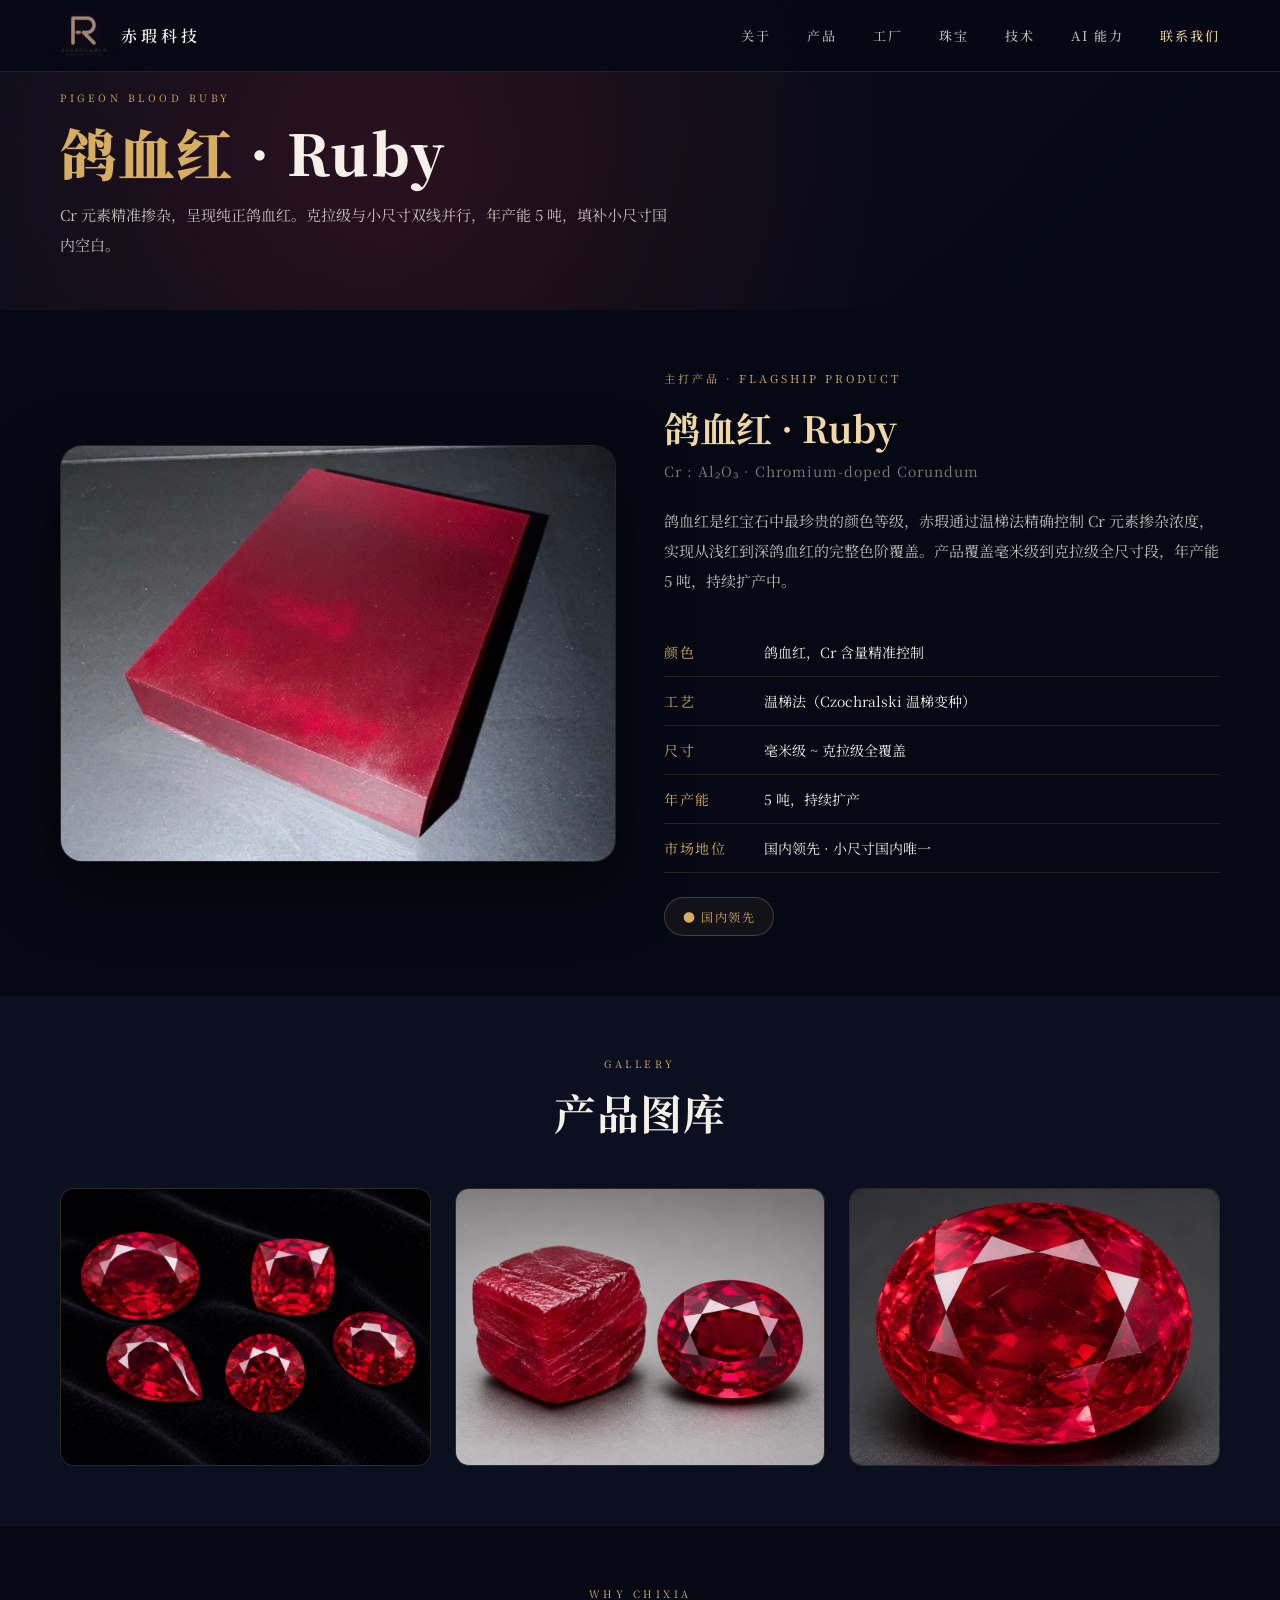
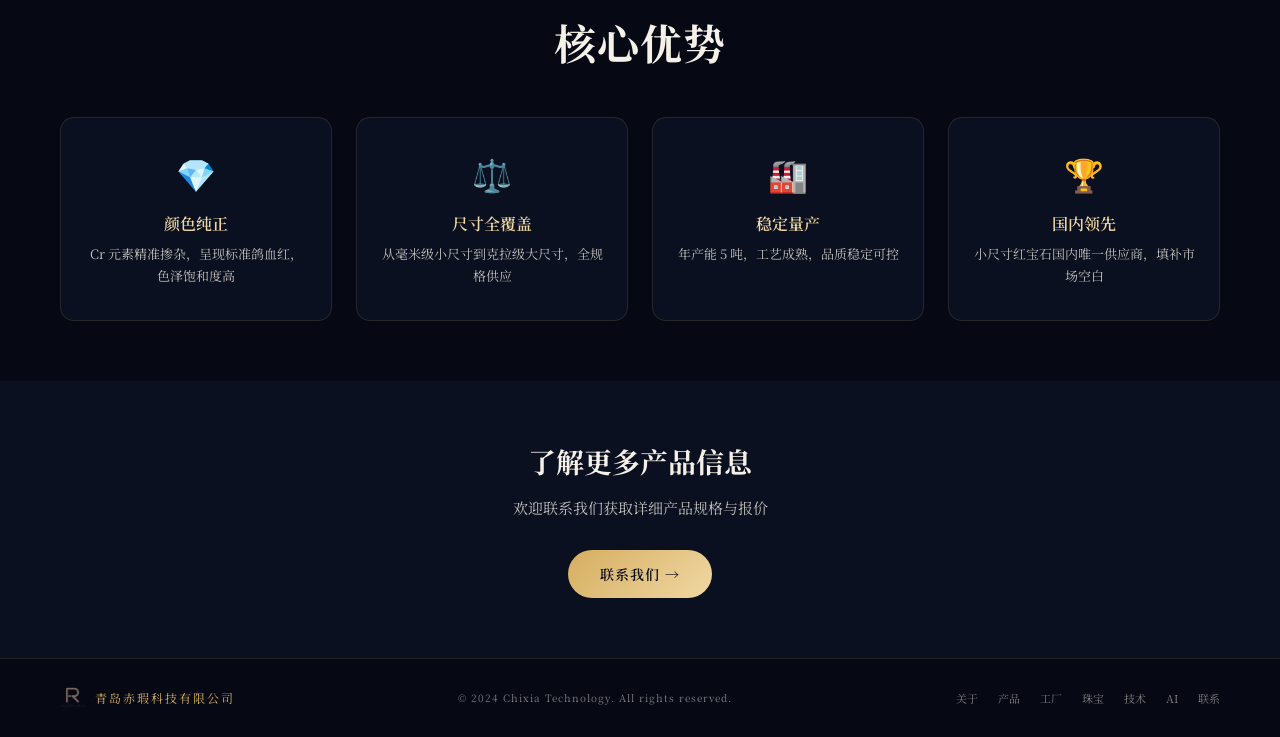
<file: pages/ruby.html>
<!DOCTYPE html>
<html lang="zh-CN">
<head>
<meta charset="UTF-8">
<meta name="viewport" content="width=device-width, initial-scale=1.0">
<meta name="description" content="鸽血红红宝石产品详情：高品质培育红宝石，色泽纯正，净度优秀，提供多种规格选择。">
<meta name="keywords" content="鸽血红红宝石,培育红宝石,人造红宝石,实验室红宝石,红宝石价格,鸽血红宝石">
<meta name="author" content="赤瑕科技">
<meta name="robots" content="index, follow">
<title>鸽血红红宝石 | 青岛赤瑕科技有限公司</title>
<link rel="stylesheet" href="../css/shared.css">
<style>
  .page-header {
    padding: 90px 60px 50px; position: relative; overflow: hidden;
    background: linear-gradient(135deg, #0a0e1a, #060914);
  }
  .page-header::before {
    content: ""; position: absolute; inset: 0;
    background: radial-gradient(circle at 30% 50%, rgba(142,31,49,0.25) 0%, transparent 55%);
  }
  .page-header-inner { position: relative; z-index: 1; }
  .page-header h1 { font-family: "Noto Serif SC", serif; font-size: clamp(32px,5vw,56px); font-weight: 900; line-height: 1.2; letter-spacing: 2px; margin-bottom: 14px; }
  .page-header h1 em { font-style: normal; color: var(--gold); }
  .page-header p { font-size: 15px; line-height: 2; color: var(--text-2); max-width: 620px; }

  .reveal-d1 { transition-delay: 0.10s; }
  .reveal-d2 { transition-delay: 0.24s; }
  .reveal-d3 { transition-delay: 0.40s; }
  .reveal-d4 { transition-delay: 0.56s; }

  /* ── HERO SECTION ── */
  .hero-section { padding: 60px; }
  .hero-grid {
    display: grid; grid-template-columns: 1fr 1fr; gap: 48px; align-items: center;
  }
  .hero-visual {
    border-radius: var(--radius); overflow: hidden; border: 1px solid var(--line);
    box-shadow: var(--shadow); background: #0a0e1a;
    aspect-ratio: 4/3;
  }
  .hero-visual img {
    width: 100%; height: 100%; object-fit: cover; object-position: center;
  }
  .hero-info > * { will-change: opacity, transform; }
  .hero-kicker { font-size: 11px; letter-spacing: 3px; text-transform: uppercase; color: var(--gold); margin-bottom: 16px; }
  .hero-name { font-family: "Noto Serif SC", serif; font-size: 36px; font-weight: 700; margin-bottom: 8px; color: var(--gold-soft); }
  .hero-name-en { font-size: 14px; color: var(--text-3); margin-bottom: 24px; letter-spacing: 1px; }
  .hero-desc { font-size: 15px; line-height: 2; color: var(--text-2); margin-bottom: 32px; }

  /* ── SPEC TABLE ── */
  .spec-table { width: 100%; border-collapse: collapse; margin-bottom: 24px; }
  .spec-table tr { border-bottom: 1px solid var(--line); }
  .spec-table td { padding: 14px 0; font-size: 14px; }
  .spec-table td:first-child { color: var(--gold); letter-spacing: 1.5px; width: 100px; }
  .spec-table td:last-child { color: var(--text); }
  .product-badge {
    display: inline-flex; align-items: center; gap: 8px;
    padding: 10px 18px; border-radius: 999px;
    border: 1px solid var(--line-2); background: rgba(213,174,96,0.06);
    font-size: 12px; letter-spacing: 1.5px; text-transform: uppercase; color: var(--gold);
  }

  /* ── GALLERY SECTION ── */
  .gallery-section { padding: 60px; background: var(--bg-2); }
  .gallery-header { text-align: center; margin-bottom: 48px; }
  .gallery-grid {
    display: grid; grid-template-columns: repeat(3, 1fr); gap: 24px;
  }
  .gallery-item {
    border-radius: var(--radius-sm); overflow: hidden; border: 1px solid rgba(212,168,83,0.18);
    aspect-ratio: 4/3; background: #0a0e1a;
    transition: transform 0.3s, border-color 0.3s;
  }
  .gallery-item:hover { transform: translateY(-6px); border-color: var(--gold); }
  .gallery-item img { width: 100%; height: 100%; object-fit: cover; }

  /* ── FEATURES SECTION ── */
  .features-section { padding: 60px; }
  .features-header { text-align: center; margin-bottom: 48px; }
  .features-grid {
    display: grid; grid-template-columns: repeat(4, 1fr); gap: 24px;
  }
  .feature-card {
    padding: 32px 24px; border-radius: var(--radius-sm);
    border: 1px solid var(--line); background: var(--bg-2);
    text-align: center; transition: border-color 0.3s;
  }
  .feature-card:hover { border-color: var(--gold); }
  .feature-icon { font-size: 32px; margin-bottom: 16px; }
  .feature-title { font-size: 16px; font-weight: 600; color: var(--gold-soft); margin-bottom: 8px; }
  .feature-desc { font-size: 13px; line-height: 1.7; color: var(--text-2); }

  /* ── CTA ── */
  .cta-section { padding: 60px; text-align: center; background: var(--bg-2); }
  .cta-title { font-family: "Noto Serif SC", serif; font-size: 28px; font-weight: 700; margin-bottom: 16px; }
  .cta-desc { font-size: 15px; color: var(--text-2); margin-bottom: 32px; }
  .cta-btn {
    display: inline-flex; align-items: center; gap: 10px;
    padding: 14px 32px; border-radius: 999px;
    background: linear-gradient(135deg, var(--gold), var(--gold-soft));
    color: #0a0e1a; font-size: 14px; font-weight: 600; letter-spacing: 1px;
    text-decoration: none; transition: transform 0.3s, box-shadow 0.3s;
  }
  .cta-btn:hover { transform: translateY(-2px); box-shadow: 0 8px 24px rgba(213,174,96,0.3); }

  .nav-links a[href="ruby.html"] { color: var(--gold) !important; }

  @media (max-width: 1100px) {
    .hero-grid { grid-template-columns: 1fr; gap: 32px; }
    .gallery-grid { grid-template-columns: repeat(2, 1fr); }
    .features-grid { grid-template-columns: repeat(2, 1fr); }
  }
  @media (max-width: 768px) {
    .page-header { padding: 80px 18px 40px; }
    .hero-section, .gallery-section, .features-section, .cta-section { padding: 48px 18px; }
    .gallery-grid, .features-grid { grid-template-columns: 1fr; }
  }
  /* ── MATERIAL PARAMS SECTION ── */
  .params-section {
    padding: 80px 60px;
    background: linear-gradient(180deg, #080c18 0%, #0a0e1a 100%);
    border-top: 1px solid rgba(212,168,83,0.12);
  }
  .params-title {
    font-family: "Noto Serif SC", serif;
    font-size: 22px; font-weight: 700;
    color: var(--gold); letter-spacing: 2px;
    text-align: center; margin-bottom: 40px;
  }
  .params-grid {
    display: grid; grid-template-columns: repeat(4, 1fr); gap: 20px;
    max-width: 1100px; margin: 0 auto;
  }
  .param-category {
    background: rgba(255,255,255,0.03);
    border: 1px solid rgba(212,168,83,0.18);
    border-radius: 10px; padding: 22px 20px;
  }
  .param-cat-label {
    font-size: 11px; letter-spacing: 2px;
    color: var(--gold); margin-bottom: 16px;
    padding-bottom: 10px;
    border-bottom: 1px solid rgba(212,168,83,0.2);
  }
  .param-item {
    display: flex; justify-content: space-between; align-items: baseline;
    padding: 9px 0; border-bottom: 1px solid rgba(255,255,255,0.05);
    font-size: 13px;
  }
  .param-item:last-child { border-bottom: none; }
  .param-name { color: var(--text-3); white-space: nowrap; }
  .param-value { color: var(--text-1); font-weight: 500; text-align: right; }
  .param-category:hover {
    border-color: rgba(212,168,83,0.55);
    background: rgba(212,168,83,0.05);
  }
  @media (max-width: 900px) {
    .params-grid { grid-template-columns: repeat(2, 1fr); }
  }
  @media (max-width: 600px) {
    .params-section { padding: 60px 24px; }
    .params-grid { grid-template-columns: 1fr; }
  }
</style>
</head>
<body>

<nav id="nav">
  <a href="../index.html" class="nav-logo"><img src="../assets/logo.png" alt="赤瑕科技" class="nav-logo-img"><span class="nav-logo-text">赤瑕科技</span></a>
  <div class="nav-links">
    <a href="about.html">关于</a>
    <a href="products.html">产品</a>
    <a href="factory.html">工厂</a>
    <a href="jewelry.html">珠宝</a>
    <a href="tech.html">技术</a>
    <a href="ai.html">AI 能力</a>
    <a href="contact.html" class="nav-cta">联系我们</a>
  </div>
</nav>

<!-- PAGE HEADER -->
<div class="page-header">
  <div class="page-header-inner reveal">
    <div class="section-eyebrow">Pigeon Blood Ruby</div>
    <h1><em>鸽血红</em> · Ruby</h1>
    <p>Cr 元素精准掺杂，呈现纯正鸽血红。克拉级与小尺寸双线并行，年产能 5 吨，填补小尺寸国内空白。</p>
  </div>
</div>

<!-- HERO SECTION -->
<section class="hero-section">
  <div class="hero-grid">
    <div class="hero-visual reveal reveal-d1">
      <img src="../assets/cl2.jpg" alt="鸽血红红宝石">
    </div>
    <div class="hero-info">
      <div class="reveal reveal-d2">
        <div class="hero-kicker">主打产品 · Flagship Product</div>
        <div class="hero-name">鸽血红 · Ruby</div>
        <div class="hero-name-en">Cr : Al₂O₃ · Chromium-doped Corundum</div>
      </div>
      <p class="hero-desc reveal reveal-d3">
        鸽血红是红宝石中最珍贵的颜色等级，赤瑕通过温梯法精确控制 Cr 元素掺杂浓度，实现从浅红到深鸽血红的完整色阶覆盖。产品覆盖毫米级到克拉级全尺寸段，年产能 5 吨，持续扩产中。
      </p>
      <table class="spec-table reveal reveal-d4">
        <tr><td>颜色</td><td>鸽血红，Cr 含量精准控制</td></tr>
        <tr><td>工艺</td><td>温梯法（Czochralski 温梯变种）</td></tr>
        <tr><td>尺寸</td><td>毫米级 ~ 克拉级全覆盖</td></tr>
        <tr><td>年产能</td><td>5 吨，持续扩产</td></tr>
        <tr><td>市场地位</td><td>国内领先 · 小尺寸国内唯一</td></tr>
      </table>
      <div class="product-badge reveal reveal-d4">● 国内领先</div>
    </div>
  </div>
</section>


  <!-- MATERIAL PROPERTIES SECTION -->

<!-- GALLERY SECTION -->
<section class="gallery-section">
  <div class="gallery-header reveal">
    <div class="section-eyebrow">Gallery</div>
    <h2 class="section-title">产品图库</h2>
  </div>
  <div class="gallery-grid">
    <div class="gallery-item reveal reveal-d2"><img src="../assets/c2.jpg" alt="鸽血红 2"></div>
    <div class="gallery-item reveal reveal-d3"><img src="../assets/c3.jpg" alt="鸽血红 3"></div>
    <div class="gallery-item reveal reveal-d1"><img src="../assets/c4.jpg" alt="鸽血红 4"></div>
  </div>
</section>

<!-- FEATURES SECTION -->
<section class="features-section">
  <div class="features-header reveal">
    <div class="section-eyebrow">Why Chixia</div>
    <h2 class="section-title">核心优势</h2>
  </div>
  <div class="features-grid">
    <div class="feature-card reveal reveal-d1">
      <div class="feature-icon">💎</div>
      <div class="feature-title">颜色纯正</div>
      <p class="feature-desc">Cr 元素精准掺杂，呈现标准鸽血红，色泽饱和度高</p>
    </div>
    <div class="feature-card reveal reveal-d2">
      <div class="feature-icon">⚖️</div>
      <div class="feature-title">尺寸全覆盖</div>
      <p class="feature-desc">从毫米级小尺寸到克拉级大尺寸，全规格供应</p>
    </div>
    <div class="feature-card reveal reveal-d3">
      <div class="feature-icon">🏭</div>
      <div class="feature-title">稳定量产</div>
      <p class="feature-desc">年产能 5 吨，工艺成熟，品质稳定可控</p>
    </div>
    <div class="feature-card reveal reveal-d4">
      <div class="feature-icon">🏆</div>
      <div class="feature-title">国内领先</div>
      <p class="feature-desc">小尺寸红宝石国内唯一供应商，填补市场空白</p>
    </div>
  </div>
</section>

<!-- CTA SECTION -->
<section class="cta-section">
  <div class="reveal">
    <h2 class="cta-title">了解更多产品信息</h2>
    <p class="cta-desc">欢迎联系我们获取详细产品规格与报价</p>
    <a href="contact.html" class="cta-btn">联系我们 →</a>
  </div>
</section>

<footer class="reveal">
  <div class="footer-brand"><img src="../assets/logo.png" alt="赤瑕科技" class="footer-logo"><span class="footer-text">青岛赤瑕科技有限公司</span></div>
  <div class="footer-copy">© 2024 Chixia Technology. All rights reserved.</div>
  <div class="footer-links">
    <a href="about.html">关于</a><a href="products.html">产品</a><a href="factory.html">工厂</a><a href="jewelry.html">珠宝</a><a href="tech.html">技术</a><a href="ai.html">AI</a><a href="contact.html">联系</a>
  </div>
</footer>

<script>
  const nav = document.getElementById('nav');
  window.addEventListener('scroll', () => nav.classList.toggle('scrolled', scrollY > 60), { passive: true });
  const io = new IntersectionObserver(e => e.forEach(x => { if (x.isIntersecting) x.target.classList.add('vis'); }), { threshold: 0.12 });
  document.querySelectorAll('.reveal').forEach(el => io.observe(el));
</script>
</body>
</html>
</file>
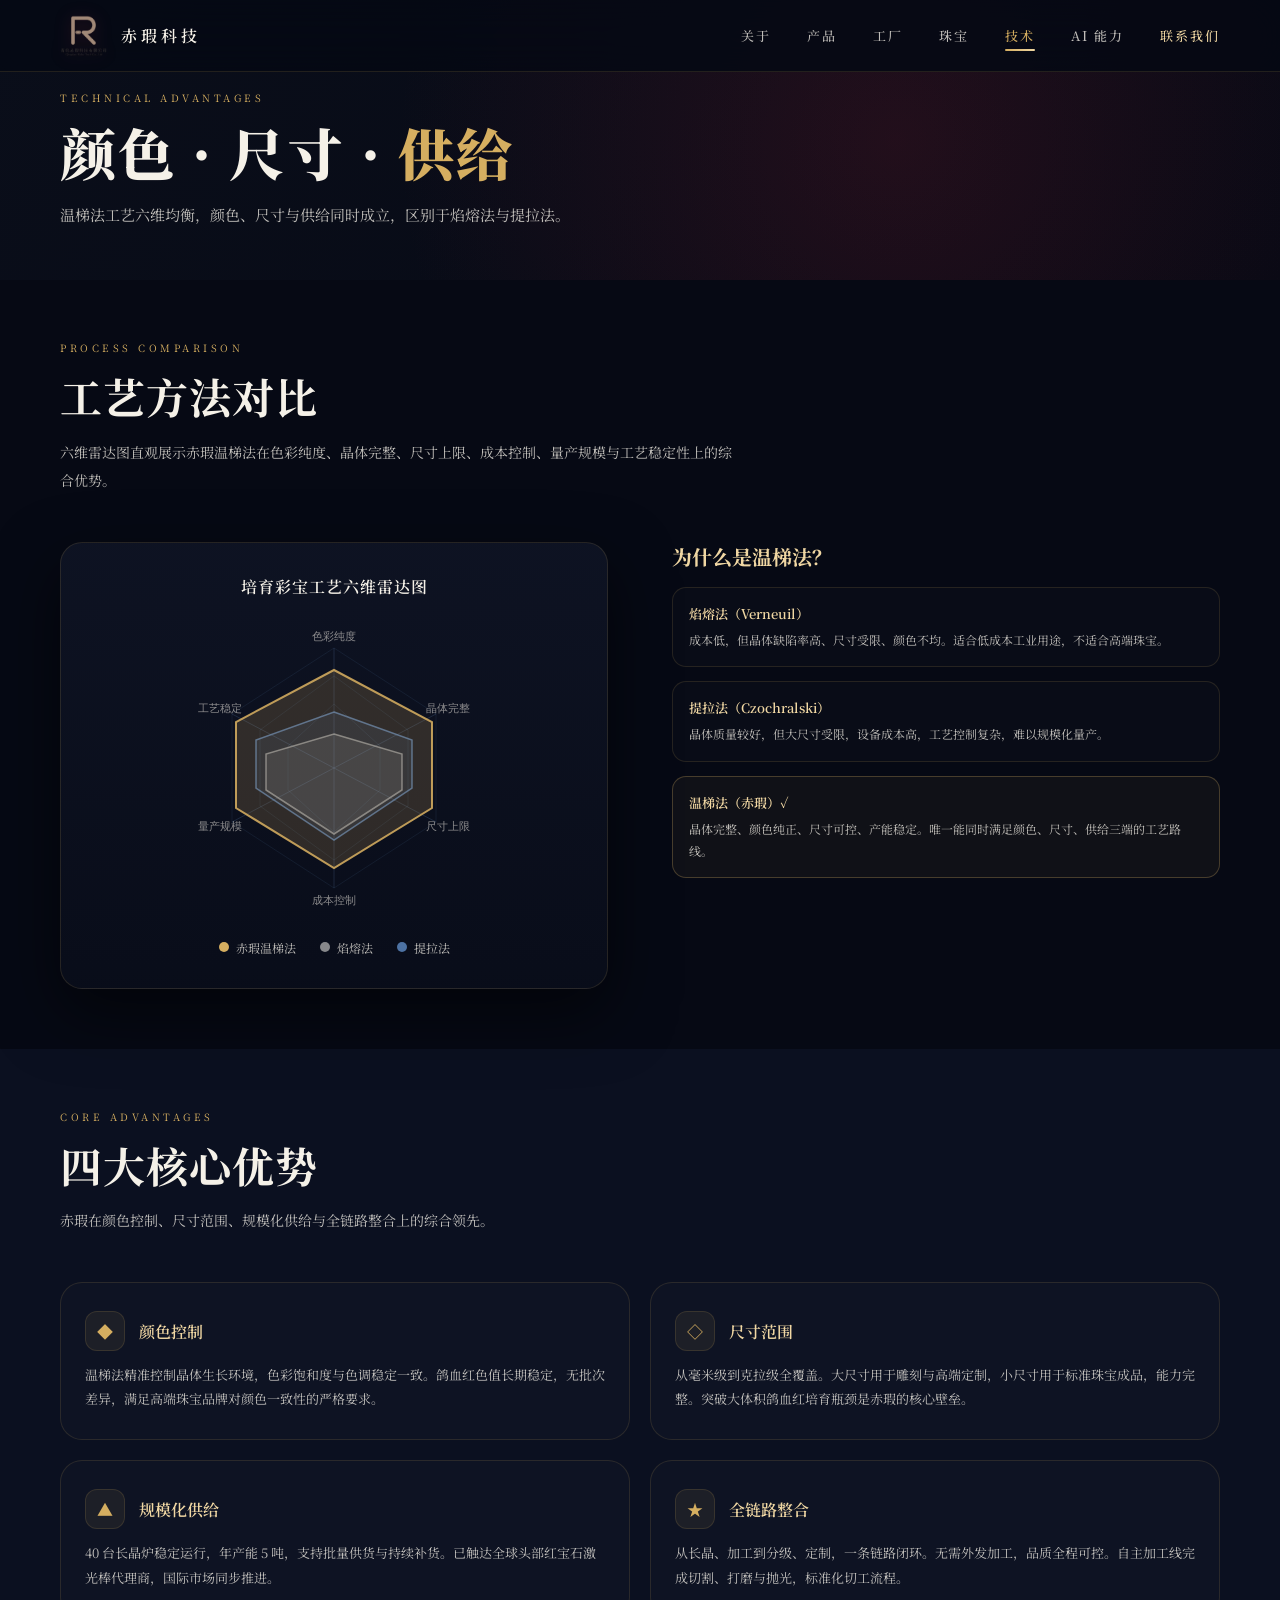
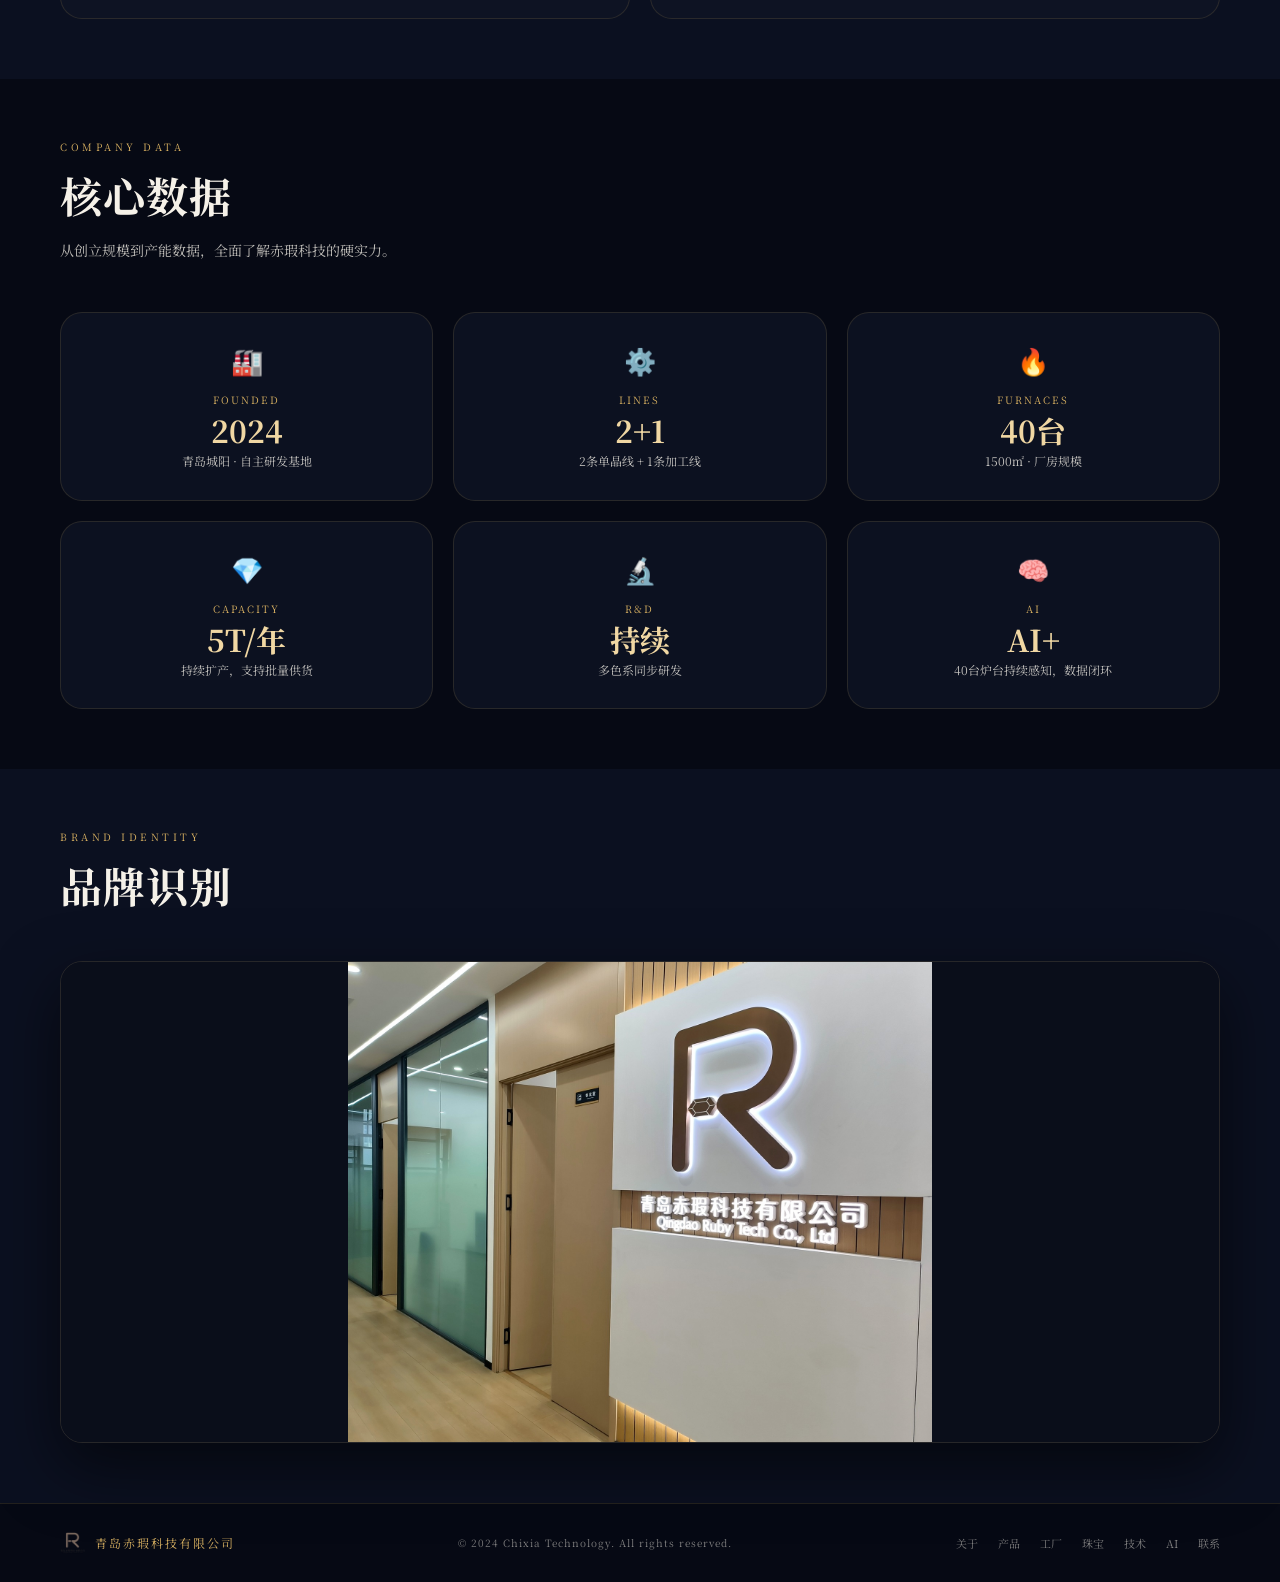
<file: pages/tech.html>
<!DOCTYPE html>
<html lang="zh-CN">
<head>
<meta charset="UTF-8">
<meta name="viewport" content="width=device-width, initial-scale=1.0">
<meta name="description" content="赤瑕科技技术优势：先进的宝石培育技术，提拉法生长工艺，材料科学研发实力。">
<meta name="keywords" content="宝石培育技术,提拉法生长,人工晶体技术,宝石材料科学,实验室宝石技术">
<meta name="author" content="赤瑕科技">
<meta name="robots" content="index, follow">
<title>技术优势 | 青岛赤瑕科技有限公司</title>
<link rel="stylesheet" href="../css/shared.css">
<style>
  /* ── REVEAL DELAYS ── */
  .reveal-d1 { transition-delay: 0.10s; }
  .reveal-d2 { transition-delay: 0.24s; }
  .reveal-d3 { transition-delay: 0.38s; }
  .reveal-d4 { transition-delay: 0.52s; }
  .reveal-d5 { transition-delay: 0.66s; }

  .page-header { padding: 90px 60px 50px; position: relative; overflow: hidden; background: linear-gradient(135deg, #0a0e1a, #060914); }
  .page-header::before { content: ""; position: absolute; inset: 0; background: radial-gradient(circle at 70% 50%, rgba(142,31,49,0.2) 0%, transparent 55%); }
  .page-header-inner { position: relative; z-index: 1; }
  .page-header h1 { font-family: "Noto Serif SC", serif; font-size: clamp(32px,5vw,56px); font-weight: 900; line-height: 1.2; letter-spacing: 2px; margin-bottom: 14px; }
  .page-header h1 em { font-style: normal; color: var(--gold); }
  .page-header p { font-size: 15px; line-height: 2; color: var(--text-2); max-width: 620px; }

  /* ── RADAR SECTION ── */
  .radar-section { padding: 60px 60px; }
  .radar-layout { display: grid; grid-template-columns: 1fr 1fr; gap: 64px; align-items: start; margin-top: 48px; }
  .radar-wrap {
    border-radius: var(--radius); border: 1px solid var(--line);
    background: linear-gradient(180deg, rgba(14,19,35,0.98), rgba(9,13,26,0.98));
    padding: 32px; text-align: center; box-shadow: var(--shadow);
  }
  .radar-wrap h3 { font-size: 16px; font-weight: 600; color: var(--text); margin-bottom: 20px; letter-spacing: 1px; }
  .radar-legend { display: flex; justify-content: center; gap: 24px; margin-top: 16px; }
  .radar-legend-item { display: flex; align-items: center; gap: 7px; font-size: 12px; color: var(--text-2); }
  .radar-dot { width: 10px; height: 10px; border-radius: 50%; flex-shrink: 0; }
  .dot-gold   { background: var(--gold); }
  .dot-silver { background: rgba(178,178,178,0.75); }
  .dot-blue   { background: rgba(100,148,210,0.75); }

  /* ── ADVANTAGES ── */
  .adv-section { padding: 60px 60px; background: var(--bg-2); }
  .adv-section-header { margin-bottom: 48px; }
  .adv-grid { display: grid; grid-template-columns: repeat(2,1fr); gap: 20px; }
  .adv-card {
    padding: 28px 24px; border-radius: var(--radius); border: 1px solid var(--line);
    background: rgba(255,255,255,0.015); transition: border-color 0.3s, background 0.3s;
  }
  .adv-card:hover { border-color: var(--line-2); background: rgba(255,255,255,0.03); }
  .adv-head { display: flex; align-items: center; gap: 14px; margin-bottom: 12px; }
  .adv-icon {
    width: 40px; height: 40px; border-radius: 12px;
    background: rgba(213,174,96,0.08); border: 1px solid var(--line);
    display: flex; align-items: center; justify-content: center;
    font-size: 16px; color: var(--gold); flex-shrink: 0;
  }
  .adv-card h4 { font-size: 16px; font-weight: 600; color: var(--gold-soft); }
  .adv-card p  { font-size: 13px; line-height: 1.85; color: var(--text-2); margin-top: 10px; }

  /* ── SPECS ── */
  .specs-section { padding: 60px 60px; }
  .specs-header { margin-bottom: 48px; }
  .specs-grid { display: grid; grid-template-columns: repeat(3,1fr); gap: 20px; }
  .spec-card {
    padding: 28px 20px; border-radius: var(--radius); border: 1px solid var(--line);
    background: var(--panel); text-align: center; transition: border-color 0.3s;
  }
  .spec-card:hover { border-color: var(--line-2); }
  .spec-icon { font-size: 26px; margin-bottom: 14px; }
  .spec-k { font-size: 10px; letter-spacing: 2px; text-transform: uppercase; color: var(--gold); margin-bottom: 8px; }
  .spec-v { font-family: "Noto Serif SC", serif; font-size: 30px; font-weight: 700; color: var(--gold-soft); line-height: 1; margin-bottom: 6px; }
  .spec-desc { font-size: 12px; color: var(--text-2); line-height: 1.7; }

  /* ── BRAND PHOTO ── */
  .brand-section { padding: 60px 60px; background: var(--bg-2); }
  .brand-photo {
    border-radius: var(--radius); overflow: hidden; border: 1px solid var(--line);
    box-shadow: var(--shadow); margin-top: 48px;
  }
  .brand-photo img {
    width: 100%; height: auto; max-height: 480px;
    object-fit: contain; object-position: center; background: #0a0e1a; display: block;
  }

  /* ── NAV ACTIVE ── */
  .nav-links a[href="tech.html"] { color: var(--gold) !important; }

  .adv-section-header, .specs-header,
  .brand-section > .section-eyebrow, .brand-section > .section-title {
    text-align: left;
  }
  .adv-section-header .section-lead, .specs-header .section-lead,
  .brand-section .section-lead, .radar-section .section-lead {
    margin: 0;
  }

  @media (max-width: 1100px) {
    .page-header, .radar-section, .adv-section, .specs-section, .brand-section { padding-left: 30px; padding-right: 30px; }
    .radar-layout { grid-template-columns: 1fr; }
    .adv-grid { grid-template-columns: 1fr; }
    .specs-grid { grid-template-columns: repeat(2,1fr); }
  }
  @media (max-width: 768px) {
    .page-header { padding: 80px 18px 40px; }
    .radar-section, .adv-section, .specs-section, .brand-section { padding-left: 18px; padding-right: 18px; }
    .specs-grid { grid-template-columns: 1fr 1fr; }
  }
</style>
</head>
<body>

<nav id="nav">
  <a href="../index.html" class="nav-logo"><img src="../assets/logo.png" alt="赤瑕科技" class="nav-logo-img"><span class="nav-logo-text">赤瑕科技</span></a>
  <div class="nav-links">
    <a href="about.html">关于</a><a href="products.html">产品</a><a href="factory.html">工厂</a>
    <a href="jewelry.html">珠宝</a><a href="tech.html" class="active">技术</a><a href="ai.html">AI 能力</a>
    <a href="contact.html" class="nav-cta">联系我们</a>
  </div>
</nav>

<!-- PAGE HEADER -->
<div class="page-header">
  <div class="page-header-inner reveal">
    <div class="section-eyebrow">Technical Advantages</div>
    <h1>颜色 · 尺寸 · <em>供给</em></h1>
    <p>温梯法工艺六维均衡，颜色、尺寸与供给同时成立，区别于焰熔法与提拉法。</p>
  </div>
</div>

<!-- RADAR CHART -->
<section class="radar-section">
  <div class="section-eyebrow reveal">Process Comparison</div>
  <h2 class="section-title reveal reveal-d1">工艺方法对比</h2>
  <p class="section-lead reveal reveal-d2">六维雷达图直观展示赤瑕温梯法在色彩纯度、晶体完整、尺寸上限、成本控制、量产规模与工艺稳定性上的综合优势。</p>
  <div class="radar-layout">
    <div class="radar-wrap reveal">
      <h3>培育彩宝工艺六维雷达图</h3>
      <svg width="340" height="300" viewBox="0 0 340 300" xmlns="http://www.w3.org/2000/svg">
        <g fill="none" stroke="rgba(134,184,255,0.08)" stroke-width="1">
          <polygon points="170,30 272,96 272,204 170,270 68,204 68,96" />
          <polygon points="170,58 244,112 244,188 170,242 96,188 96,112" />
          <polygon points="170,86 216,128 216,172 170,214 124,172 124,128" />
        </g>
        <g stroke="rgba(134,184,255,0.15)" stroke-width="1">
          <line x1="170" y1="150" x2="170" y2="30"/><line x1="170" y1="150" x2="272" y2="96"/>
          <line x1="170" y1="150" x2="272" y2="204"/><line x1="170" y1="150" x2="170" y2="270"/>
          <line x1="170" y1="150" x2="68" y2="204"/><line x1="170" y1="150" x2="68" y2="96"/>
        </g>
        <g font-size="11" fill="rgba(245,241,232,0.55)" font-family="PingFang SC,sans-serif" text-anchor="middle">
          <text x="170" y="22">色彩纯度</text>
          <text x="284" y="94">晶体完整</text>
          <text x="284" y="212">尺寸上限</text>
          <text x="170" y="286">成本控制</text>
          <text x="56" y="212">量产规模</text>
          <text x="56" y="94">工艺稳定</text>
        </g>
        <polygon points="170,116 238,136 238,172 170,216 102,172 102,136"
          fill="rgba(178,178,178,0.12)" stroke="rgba(178,178,178,0.65)" stroke-width="1.5"/>
        <polygon points="170,94 248,122 248,170 170,222 92,170 92,122"
          fill="rgba(100,148,210,0.10)" stroke="rgba(100,148,210,0.65)" stroke-width="1.5"/>
        <polygon points="170,52 268,104 268,190 170,250 72,190 72,104"
          fill="rgba(213,174,96,0.18)" stroke="rgba(213,174,96,0.88)" stroke-width="2"/>
      </svg>
      <div class="radar-legend">
        <div class="radar-legend-item"><div class="radar-dot dot-gold"></div>赤瑕温梯法</div>
        <div class="radar-legend-item"><div class="radar-dot dot-silver"></div>焰熔法</div>
        <div class="radar-legend-item"><div class="radar-dot dot-blue"></div>提拉法</div>
      </div>
    </div>
    <div class="reveal reveal-d1">
      <h3 style="font-size:20px;font-weight:700;color:var(--gold-soft);margin-bottom:16px;">为什么是温梯法？</h3>
      <div style="display:grid;gap:14px;">
        <div style="padding:16px;border-radius:14px;border:1px solid var(--line);background:rgba(255,255,255,0.015);">
          <div style="font-size:13px;font-weight:600;color:var(--gold-soft);margin-bottom:6px;">焰熔法（Verneuil）</div>
          <div style="font-size:12px;color:var(--text-2);line-height:1.8;">成本低，但晶体缺陷率高、尺寸受限、颜色不均。适合低成本工业用途，不适合高端珠宝。</div>
        </div>
        <div style="padding:16px;border-radius:14px;border:1px solid var(--line);background:rgba(255,255,255,0.015);">
          <div style="font-size:13px;font-weight:600;color:var(--gold-soft);margin-bottom:6px;">提拉法（Czochralski）</div>
          <div style="font-size:12px;color:var(--text-2);line-height:1.8;">晶体质量较好，但大尺寸受限，设备成本高，工艺控制复杂，难以规模化量产。</div>
        </div>
        <div style="padding:16px;border-radius:14px;border:1px solid var(--line-2);background:rgba(213,174,96,0.05);">
          <div style="font-size:13px;font-weight:600;color:var(--gold-soft);margin-bottom:6px;">温梯法（赤瑕）✓</div>
          <div style="font-size:12px;color:var(--text-2);line-height:1.8;">晶体完整、颜色纯正、尺寸可控、产能稳定。唯一能同时满足颜色、尺寸、供给三端的工艺路线。</div>
        </div>
      </div>
    </div>
  </div>
</section>

<!-- ADVANTAGES -->
<section class="adv-section">
  <div class="adv-section-header reveal reveal-d1">
    <div class="section-eyebrow">Core Advantages</div>
    <h2 class="section-title">四大核心优势</h2>
    <p class="section-lead">赤瑕在颜色控制、尺寸范围、规模化供给与全链路整合上的综合领先。</p>
  </div>
  <div class="adv-grid">
    <div class="adv-card reveal">
      <div class="adv-head"><div class="adv-icon">◆</div><h4>颜色控制</h4></div>
      <p>温梯法精准控制晶体生长环境，色彩饱和度与色调稳定一致。鸽血红色值长期稳定，无批次差异，满足高端珠宝品牌对颜色一致性的严格要求。</p>
    </div>
    <div class="adv-card reveal reveal-d1">
      <div class="adv-head"><div class="adv-icon">◇</div><h4>尺寸范围</h4></div>
      <p>从毫米级到克拉级全覆盖。大尺寸用于雕刻与高端定制，小尺寸用于标准珠宝成品，能力完整。突破大体积鸽血红培育瓶颈是赤瑕的核心壁垒。</p>
    </div>
    <div class="adv-card reveal reveal-d2">
      <div class="adv-head"><div class="adv-icon">▲</div><h4>规模化供给</h4></div>
      <p>40 台长晶炉稳定运行，年产能 5 吨，支持批量供货与持续补货。已触达全球头部红宝石激光棒代理商，国际市场同步推进。</p>
    </div>
    <div class="adv-card reveal reveal-d3">
      <div class="adv-head"><div class="adv-icon">★</div><h4>全链路整合</h4></div>
      <p>从长晶、加工到分级、定制，一条链路闭环。无需外发加工，品质全程可控。自主加工线完成切割、打磨与抛光，标准化切工流程。</p>
    </div>
  </div>
</section>

<!-- SPECS -->
<section class="specs-section">
  <div class="specs-header reveal reveal-d1">
    <div class="section-eyebrow">Company Data</div>
    <h2 class="section-title">核心数据</h2>
    <p class="section-lead">从创立规模到产能数据，全面了解赤瑕科技的硬实力。</p>
  </div>
  <div class="specs-grid">
    <div class="spec-card reveal">
      <div class="spec-icon">🏭</div><div class="spec-k">Founded</div><div class="spec-v">2024</div>
      <div class="spec-desc">青岛城阳 · 自主研发基地</div>
    </div>
    <div class="spec-card reveal reveal-d1">
      <div class="spec-icon">⚙️</div><div class="spec-k">Lines</div><div class="spec-v">2+1</div>
      <div class="spec-desc">2条单晶线 + 1条加工线</div>
    </div>
    <div class="spec-card reveal reveal-d2">
      <div class="spec-icon">🔥</div><div class="spec-k">Furnaces</div><div class="spec-v">40台</div>
      <div class="spec-desc">1500㎡ · 厂房规模</div>
    </div>
    <div class="spec-card reveal reveal-d3">
      <div class="spec-icon">💎</div><div class="spec-k">Capacity</div><div class="spec-v">5T/年</div>
      <div class="spec-desc">持续扩产，支持批量供货</div>
    </div>
    <div class="spec-card reveal reveal-d4">
      <div class="spec-icon">🔬</div><div class="spec-k">R&D</div><div class="spec-v">持续</div>
      <div class="spec-desc">多色系同步研发</div>
    </div>
    <div class="spec-card reveal reveal-d5">
      <div class="spec-icon">🧠</div><div class="spec-k">AI</div><div class="spec-v">AI+</div>
      <div class="spec-desc">40台炉台持续感知，数据闭环</div>
    </div>
  </div>
</section>

<!-- BRAND PHOTO -->
<section class="brand-section">
  <div class="section-eyebrow reveal reveal-d1">Brand Identity</div>
  <h2 class="section-title reveal reveal-d2">品牌识别</h2>
  <div class="brand-photo reveal reveal-d3">
    <img src="../assets/photo-selects/round-02/optimized/office-logo-wall.jpg" alt="品牌墙">
  </div>
</section>

<footer class="reveal">
  <div class="footer-brand"><img src="../assets/logo.png" alt="赤瑕科技" class="footer-logo"><span class="footer-text">青岛赤瑕科技有限公司</span></div>
  <div class="footer-copy">© 2024 Chixia Technology. All rights reserved.</div>
  <div class="footer-links">
    <a href="about.html">关于</a><a href="products.html">产品</a><a href="factory.html">工厂</a><a href="jewelry.html">珠宝</a><a href="tech.html">技术</a><a href="ai.html">AI</a><a href="contact.html">联系</a>
  </div>
</footer>

<script>
  const nav = document.getElementById('nav');
  window.addEventListener('scroll', () => nav.classList.toggle('scrolled', scrollY > 60), { passive: true });
  const io = new IntersectionObserver(e => e.forEach(x => { if (x.isIntersecting) x.target.classList.add('vis'); }), { threshold: 0.12 });
  document.querySelectorAll('.reveal').forEach(el => io.observe(el));
</script>
</body>
</html>
</file>
<file: css/shared.css>
/* ============================================================
   SHARED CSS — 赤瑕科技官网
   ============================================================ */

@import url('https://fonts.googleapis.com/css2?family=Noto+Serif+SC:wght@400;500;700;900&display=swap');

:root {
  --bg:        #060914;
  --bg-2:      #0b1020;
  --bg-3:      #0f1628;
  --panel:     rgba(13, 18, 34, 0.96);
  --line:      rgba(213, 174, 96, 0.14);
  --line-2:    rgba(213, 174, 96, 0.28);
  --gold:      #d5ae60;
  --gold-soft: #f0d7a3;
  --text:      #f5f1e8;
  --text-2:    rgba(245, 241, 232, 0.78);
  --text-3:    rgba(245, 241, 232, 0.50);
  --ruby:      #8e1f31;
  --ruby-2:    #b4364d;
  --shadow:    0 24px 64px rgba(0, 0, 0, 0.55);
  --radius:    22px;
  --radius-sm: 14px;
}

*, *::before, *::after { box-sizing: border-box; margin: 0; padding: 0; }
html { scroll-behavior: smooth; font-size: 16px; }

body {
  font-family: "PingFang SC", "Hiragino Sans GB", "Microsoft YaHei", "Noto Serif SC", sans-serif;
  background: var(--bg);
  color: var(--text);
  -webkit-font-smoothing: antialiased;
  overflow-x: hidden;
}
img { display: block; max-width: 100%; }

/* ── NAV ── */
nav {
  position: fixed; top: 0; left: 0; right: 0; z-index: 100;
  display: flex; align-items: center; justify-content: space-between;
  padding: 0 60px; height: 72px;
  background: rgba(6, 9, 20, 0.92);
  backdrop-filter: blur(24px);
  border-bottom: 1px solid var(--line);
  transition: background 0.3s;
}
nav.scrolled { background: rgba(6, 9, 20, 0.98); }

.nav-logo {
  display: flex; align-items: center; gap: 14px;
  text-decoration: none; color: var(--text); cursor: pointer;
}
.nav-logo-img { height: 42px; width: auto; border-radius: 6px; filter: drop-shadow(0 2px 8px rgba(142,31,49,0.3)); }
.nav-logo-mark {
  width: 40px; height: 40px; border-radius: 50%;
  background: linear-gradient(135deg, var(--ruby), var(--ruby-2));
  display: flex; align-items: center; justify-content: center;
  font-size: 14px; font-weight: 700; color: var(--gold-soft); letter-spacing: 1px;
  box-shadow: 0 4px 16px rgba(142,31,49,0.35);
}
.nav-logo-text {
  font-size: 16px; font-weight: 600; letter-spacing: 4px;
  color: var(--text);
  text-shadow: 0 1px 2px rgba(0,0,0,0.3);
}

.nav-links { display: flex; gap: 36px; align-items: center; }
.nav-links a {
  text-decoration: none; color: var(--text-2); font-size: 13px;
  font-weight: 500; letter-spacing: 2px; transition: all 0.3s ease;
  position: relative; padding: 4px 0;
}
.nav-links a::after {
  content: ""; position: absolute; bottom: -2px; left: 0; right: 0;
  height: 2px; background: linear-gradient(90deg, var(--gold), var(--gold-soft));
  transform: scaleX(0); border-radius: 1px;
  transition: transform 0.3s ease;
}
.nav-links a:hover { color: var(--gold); }
.nav-links a:hover::after { transform: scaleX(1); }
.nav-links a.active { color: var(--gold-soft); }
.nav-links a.active::after { transform: scaleX(1); }

/* ── NAV CTA LINK ── */
.nav-cta {
  color: var(--gold-soft) !important;
}

/* ── SECTION SHARED ── */
.section { padding: 60px 60px; }
.section-eyebrow {
  font-size: 10px; letter-spacing: 3.5px; text-transform: uppercase;
  color: var(--gold); margin-bottom: 14px;
}
.section-title {
  font-family: "Noto Serif SC", serif;
  font-size: clamp(26px, 3.5vw, 42px); font-weight: 700;
  line-height: 1.3; letter-spacing: 1px; margin-bottom: 14px;
}
.section-lead {
  font-size: 14px; line-height: 2; color: var(--text-2); max-width: 680px; margin: 0 auto;
}

/* ── BUTTONS ── */
.btn-primary {
  display: inline-block; padding: 14px 36px; border-radius: 999px;
  background: linear-gradient(135deg, var(--gold), #b8923c);
  color: #06070f; font-size: 13px; font-weight: 600;
  letter-spacing: 2px; text-decoration: none; transition: all 0.3s;
  box-shadow: 0 8px 28px rgba(213,174,96,0.26);
}
.btn-primary:hover { transform: translateY(-2px); box-shadow: 0 14px 38px rgba(213,174,96,0.38); }
.btn-ghost {
  display: inline-block; padding: 13px 36px; border-radius: 999px;
  border: 1px solid var(--line-2); color: var(--gold);
  font-size: 13px; letter-spacing: 2px; text-decoration: none; transition: all 0.3s;
}
.btn-ghost:hover { background: rgba(213,174,96,0.08); border-color: var(--gold); }

/* ── IMAGE: NO CROP (contain) ── */
.img-contain {
  width: 100%;
  height: 100%;
  object-fit: contain;
  object-position: center;
  background: #0b0f1c;
}

/* full-width photo with max-height, no crop */
.img-full {
  width: 100%;
  height: auto;
  max-height: 520px;
  object-fit: contain;
  background: #0b0f1c;
}

/* card with object-fit: cover */
.img-cover {
  width: 100%; height: 100%;
  object-fit: cover; object-position: center;
}

/* photo card: fixed height, no crop via contain */
.photo-card {
  border-radius: var(--radius); overflow: hidden;
  border: 1px solid var(--line);
  background: var(--bg-3); box-shadow: var(--shadow);
  position: relative;
}
.photo-card .photo-img-wrap {
  width: 100%;
  position: relative;
  background: #0a0e1a;
}
/* aspect-ratio driven container, no crop */
.photo-card img {
  width: 100%;
  object-fit: contain;
  background: #0a0e1a;
  display: block;
}
.photo-card .caption {
  padding: 18px 22px; border-top: 1px solid var(--line);
  font-size: 12px; color: var(--text-2); line-height: 1.7;
}
.photo-card .caption h4 { font-size: 15px; font-weight: 600; color: var(--gold-soft); margin-bottom: 6px; }

/* ── FOOTER ── */
footer {
  border-top: 1px solid var(--line); padding: 28px 60px;
  display: flex; align-items: center; justify-content: space-between;
  gap: 20px; flex-wrap: wrap;
}
.footer-brand { display: flex; align-items: center; gap: 10px; }
.footer-logo { height: 22px; width: auto; opacity: 0.75; }
.footer-text { font-size: 12px; letter-spacing: 2px; color: var(--gold); }
.footer-copy { font-size: 10px; color: var(--text-3); letter-spacing: 1px; }
.footer-links { display: flex; gap: 20px; }
.footer-links a { font-size: 11px; color: var(--text-3); text-decoration: none; transition: color 0.25s; }
.footer-links a:hover { color: var(--gold); }

/* ── REVEAL ── */
.reveal { opacity: 0; transform: translateY(24px); transition: opacity 0.65s ease, transform 0.65s ease; }
.reveal.vis { opacity: 1; transform: none; }
.reveal-d1 { transition-delay: 0.10s; }
.reveal-d2 { transition-delay: 0.24s; }
.reveal-d3 { transition-delay: 0.40s; }
.reveal-d4 { transition-delay: 0.56s; }
.reveal-d5 { transition-delay: 0.72s; }
.reveal-d6 { transition-delay: 0.90s; }

/* ── STATS BAR ── */
.stats-bar {
  display: grid; grid-template-columns: repeat(4,1fr);
  background: linear-gradient(90deg, rgba(14,19,35,0.98), rgba(9,13,26,0.98));
  border-top: 1px solid var(--line); border-bottom: 1px solid var(--line);
  padding: 28px 60px; gap: 32px;
}
.stat-item { text-align: center; }
.stat-num {
  font-family: "Noto Serif SC", serif; font-size: 36px; font-weight: 700;
  color: var(--gold-soft); line-height: 1; margin-bottom: 8px;
}
.stat-label { font-size: 10px; letter-spacing: 2px; text-transform: uppercase; color: var(--text-3); }
.stat-desc  { font-size: 10px; color: var(--text-3); margin-top: 3px; }

/* ── RESPONSIVE ── */
@media (max-width: 1100px) {
  .section { padding: 50px 30px; }
  nav { padding: 0 30px; }
  footer { padding: 24px 30px; }
  .stats-bar { grid-template-columns: repeat(2,1fr); padding: 22px 30px; }
}
@media (max-width: 768px) {
  nav { padding: 0 18px; height: 60px; }
  .nav-links { display: none; }
  .section { padding: 40px 18px; }
  .stats-bar { grid-template-columns: 1fr 1fr; padding: 18px 18px; }
  footer { padding: 16px 18px; flex-direction: column; text-align: center; }
}
</file>
